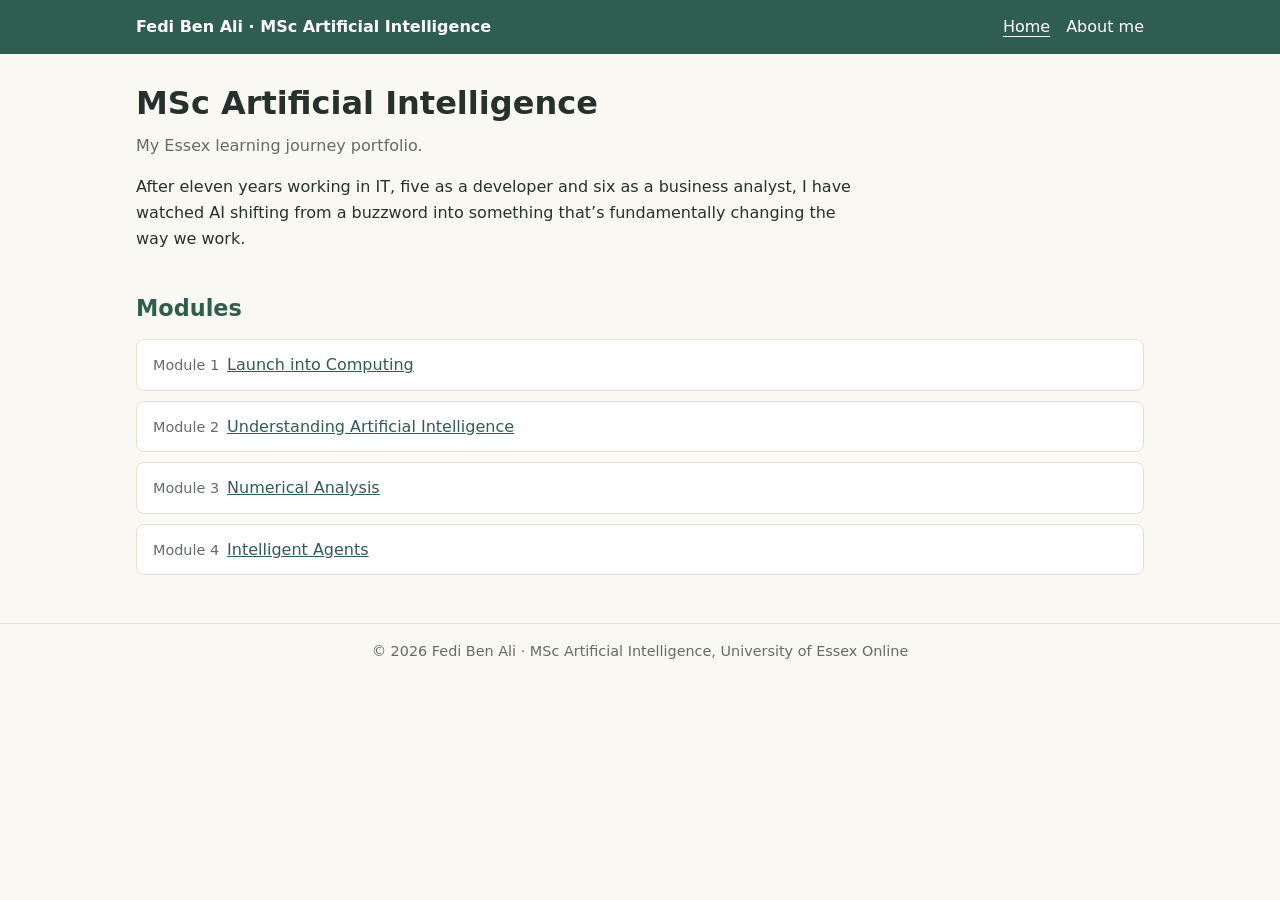
<file: index.html>
<!DOCTYPE html>
<html lang="en-GB">
<head>
  <meta charset="utf-8">
  <meta name="viewport" content="width=device-width, initial-scale=1">
  <title>MSc Artificial Intelligence: Fedi Ben Ali</title>
  <meta name="description" content="MSc Artificial Intelligence portfolio, University of Essex Online.">
  <link rel="stylesheet" href="style.css">
</head>
<body>
<header class="site"><div class="wrap bar">
  <a class="brand" href="index.html">Fedi Ben Ali &middot; MSc Artificial Intelligence</a>
  <nav class="site-nav"><a href="index.html" aria-current="page">Home</a><a href="about-me.html">About me</a></nav>
</div></header>
<main class="wrap">
  <h1>MSc Artificial Intelligence</h1>
  <p class="lede">My Essex learning journey portfolio.</p>
  <p>After eleven years working in IT, five as a developer and six as a business analyst, I have watched AI shifting from a buzzword into something that&rsquo;s fundamentally changing the way we work.</p>
  <h2 id="modules">Modules</h2>
  <ul class="modules">
    <li><span>Module 1</span><a href="launch-into-computing.html">Launch into Computing</a></li>
    <li><span>Module 2</span><a href="understanding-ai.html">Understanding Artificial Intelligence</a></li>
    <li><span>Module 3</span><a href="numerical-analysis.html">Numerical Analysis</a></li>
    <li><span>Module 4</span><a href="intelligent-agents.html">Intelligent Agents</a></li>
  </ul>
</main>
<footer class="site"><div class="wrap">&copy; 2026 Fedi Ben Ali &middot; MSc Artificial Intelligence, University of Essex Online</div></footer>
</body>
</html>
</file>
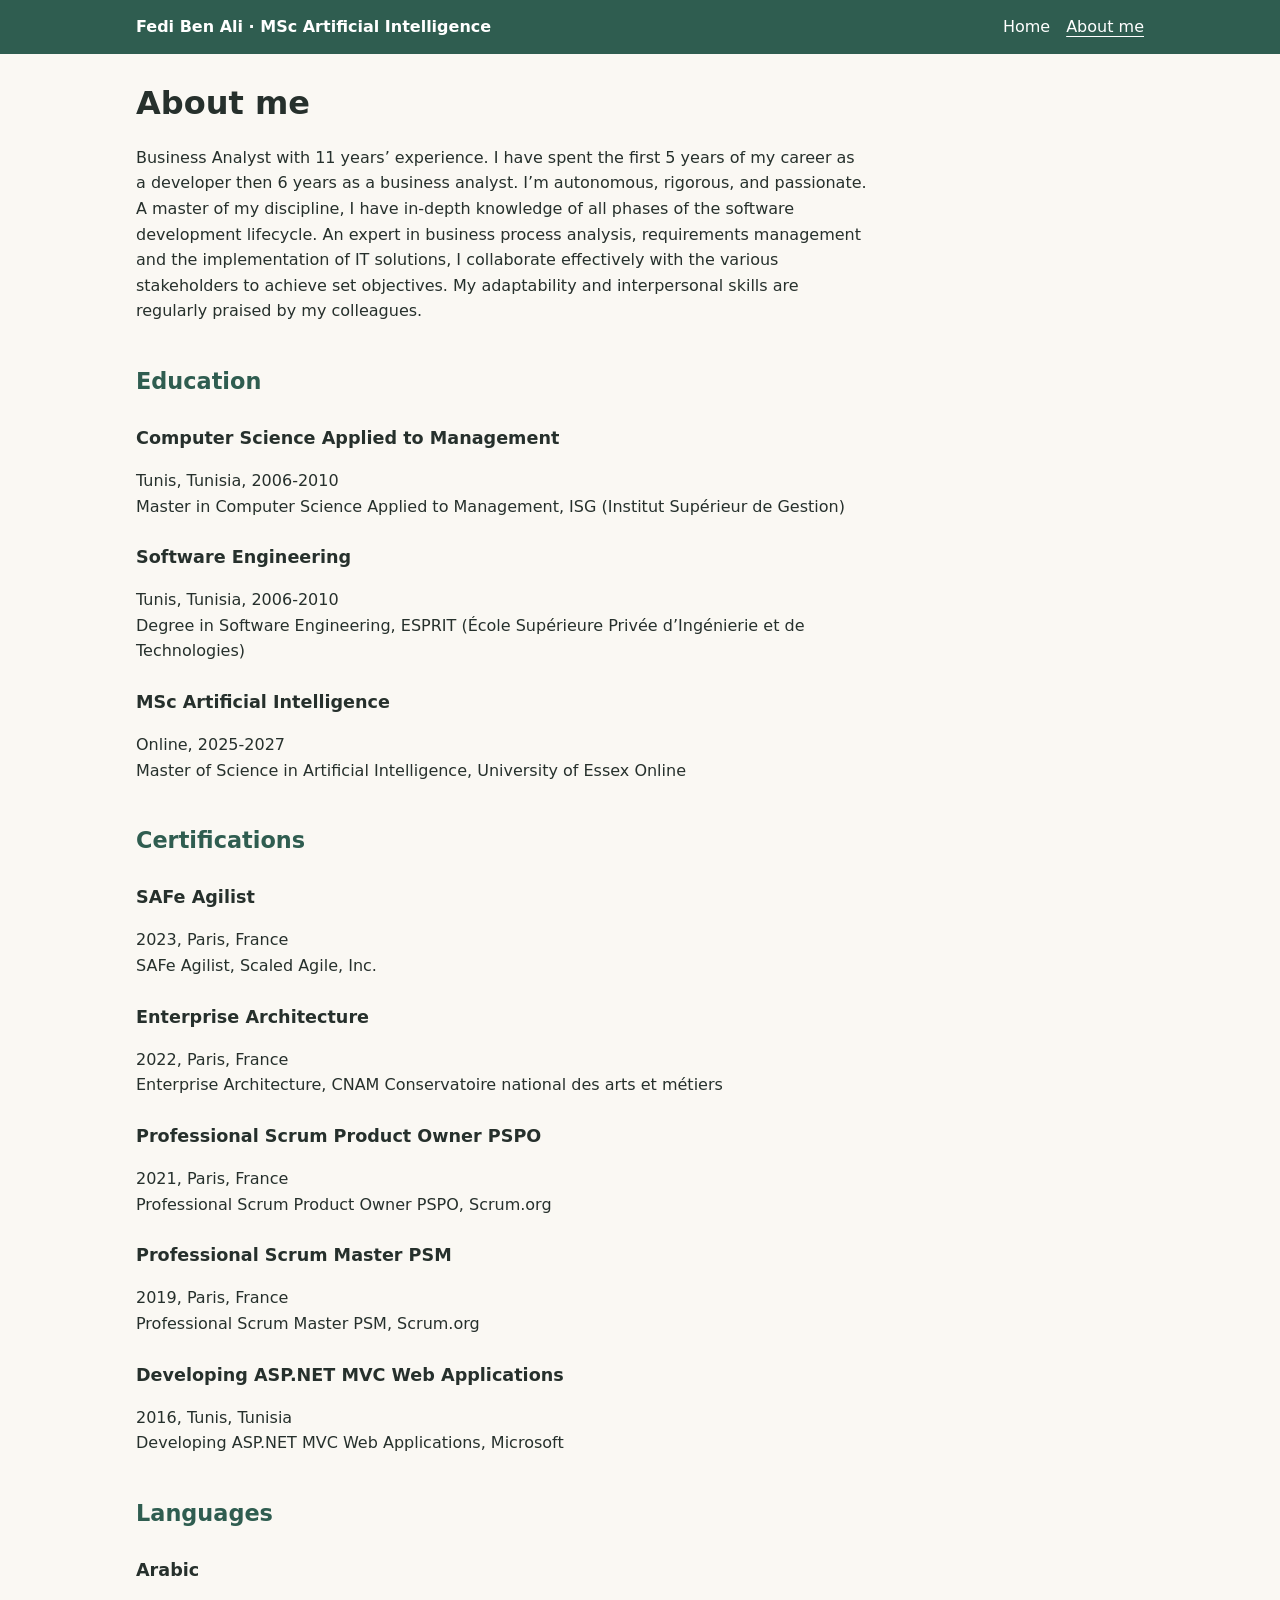
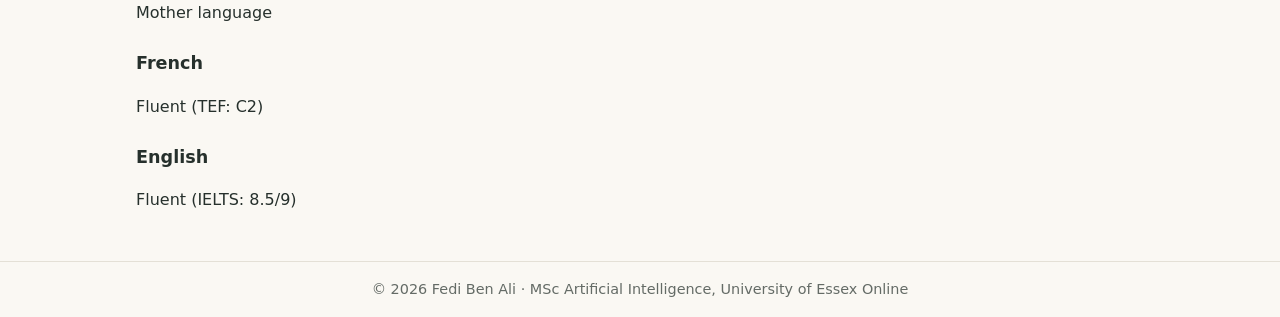
<file: about-me.html>
<!DOCTYPE html>
<html lang="en-GB">
<head>
  <meta charset="utf-8">
  <meta name="viewport" content="width=device-width, initial-scale=1">
  <title>About me: Fedi Ben Ali</title>
  <meta name="description" content="About Fedi Ben Ali: education, certifications and languages.">
  <link rel="stylesheet" href="style.css">
</head>
<body>
<header class="site"><div class="wrap bar">
  <a class="brand" href="index.html">Fedi Ben Ali &middot; MSc Artificial Intelligence</a>
  <nav class="site-nav"><a href="index.html">Home</a><a href="about-me.html" aria-current="page">About me</a></nav>
</div></header>
<main class="wrap">
  <h1>About me</h1>
  <p>Business Analyst with 11 years&rsquo; experience. I have spent the first 5 years of my career as a developer then 6 years as a business analyst. I&rsquo;m autonomous, rigorous, and passionate. A master of my discipline, I have in-depth knowledge of all phases of the software development lifecycle. An expert in business process analysis, requirements management and the implementation of IT solutions, I collaborate effectively with the various stakeholders to achieve set objectives. My adaptability and interpersonal skills are regularly praised by my colleagues.</p>
  <h2>Education</h2>
  <h3>Computer Science Applied to Management</h3>
  <p>Tunis, Tunisia, 2006-2010<br>Master in Computer Science Applied to Management, ISG (Institut Sup&eacute;rieur de Gestion)</p>
  <h3>Software Engineering</h3>
  <p>Tunis, Tunisia, 2006-2010<br>Degree in Software Engineering, ESPRIT (&Eacute;cole Sup&eacute;rieure Priv&eacute;e d&rsquo;Ing&eacute;nierie et de Technologies)</p>
  <h3>MSc Artificial Intelligence</h3>
  <p>Online, 2025-2027<br>Master of Science in Artificial Intelligence, University of Essex Online</p>
  <h2>Certifications</h2>
  <h3>SAFe Agilist</h3>
  <p>2023, Paris, France<br>SAFe Agilist, Scaled Agile, Inc.</p>
  <h3>Enterprise Architecture</h3>
  <p>2022, Paris, France<br>Enterprise Architecture, CNAM Conservatoire national des arts et m&eacute;tiers</p>
  <h3>Professional Scrum Product Owner PSPO</h3>
  <p>2021, Paris, France<br>Professional Scrum Product Owner PSPO, Scrum.org</p>
  <h3>Professional Scrum Master PSM</h3>
  <p>2019, Paris, France<br>Professional Scrum Master PSM, Scrum.org</p>
  <h3>Developing ASP.NET MVC Web Applications</h3>
  <p>2016, Tunis, Tunisia<br>Developing ASP.NET MVC Web Applications, Microsoft</p>
  <h2>Languages</h2>
  <h3>Arabic</h3>
  <p>Mother language</p>
  <h3>French</h3>
  <p>Fluent (TEF: C2)</p>
  <h3>English</h3>
  <p>Fluent (IELTS: 8.5/9)</p>
</main>
<footer class="site"><div class="wrap">&copy; 2026 Fedi Ben Ali &middot; MSc Artificial Intelligence, University of Essex Online</div></footer>
</body>
</html>
</file>
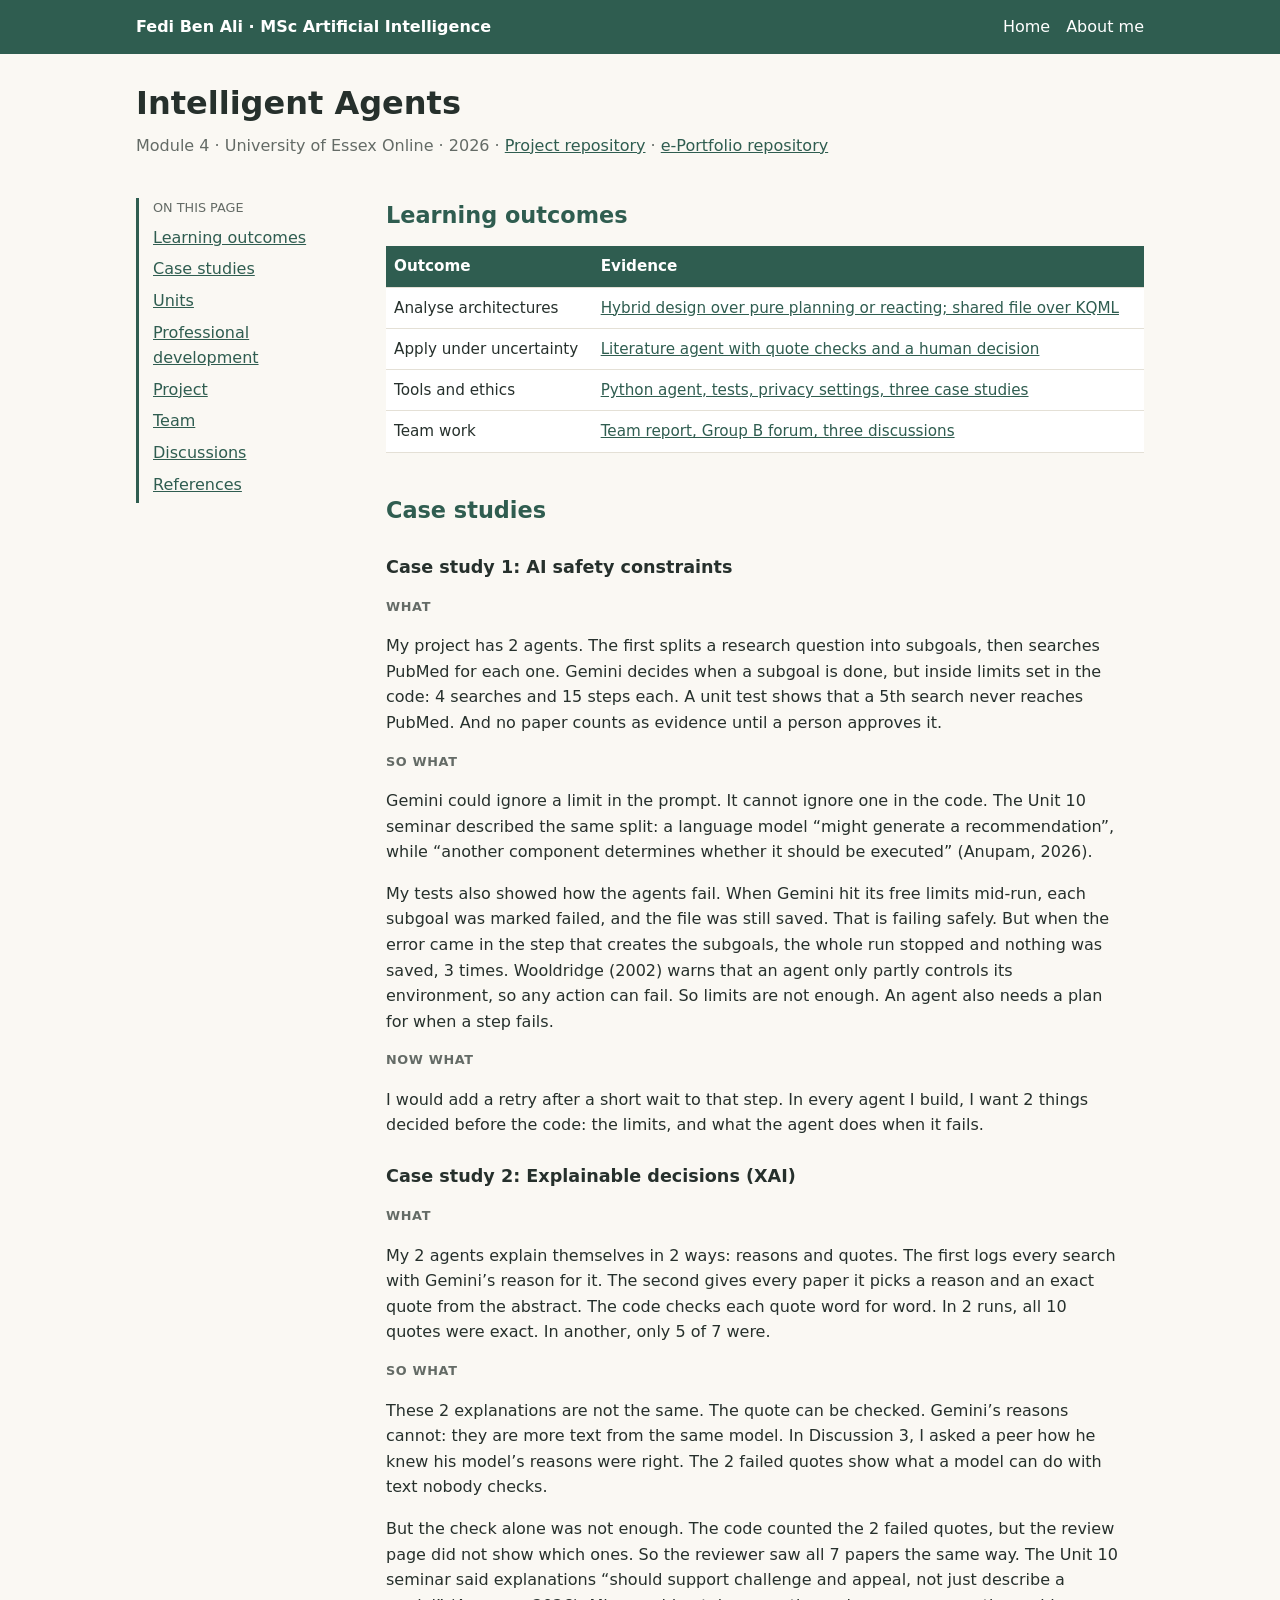
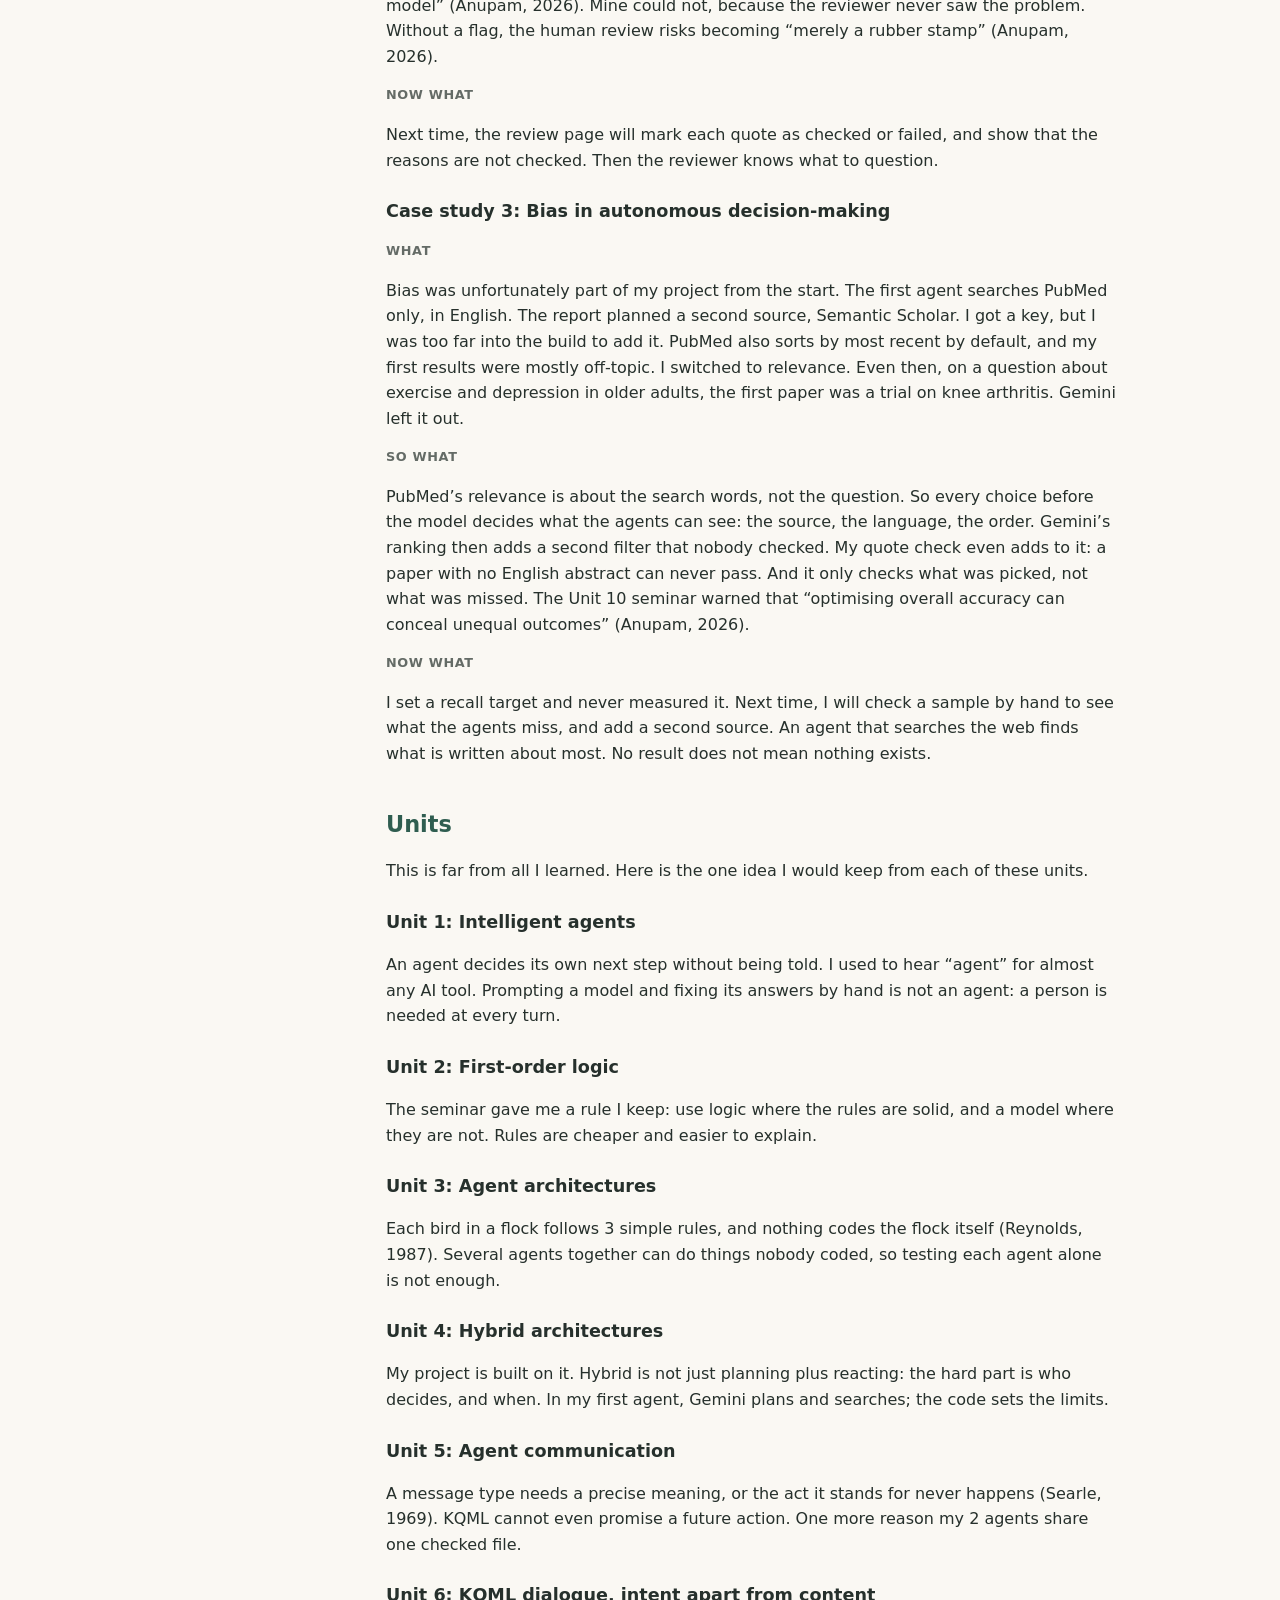
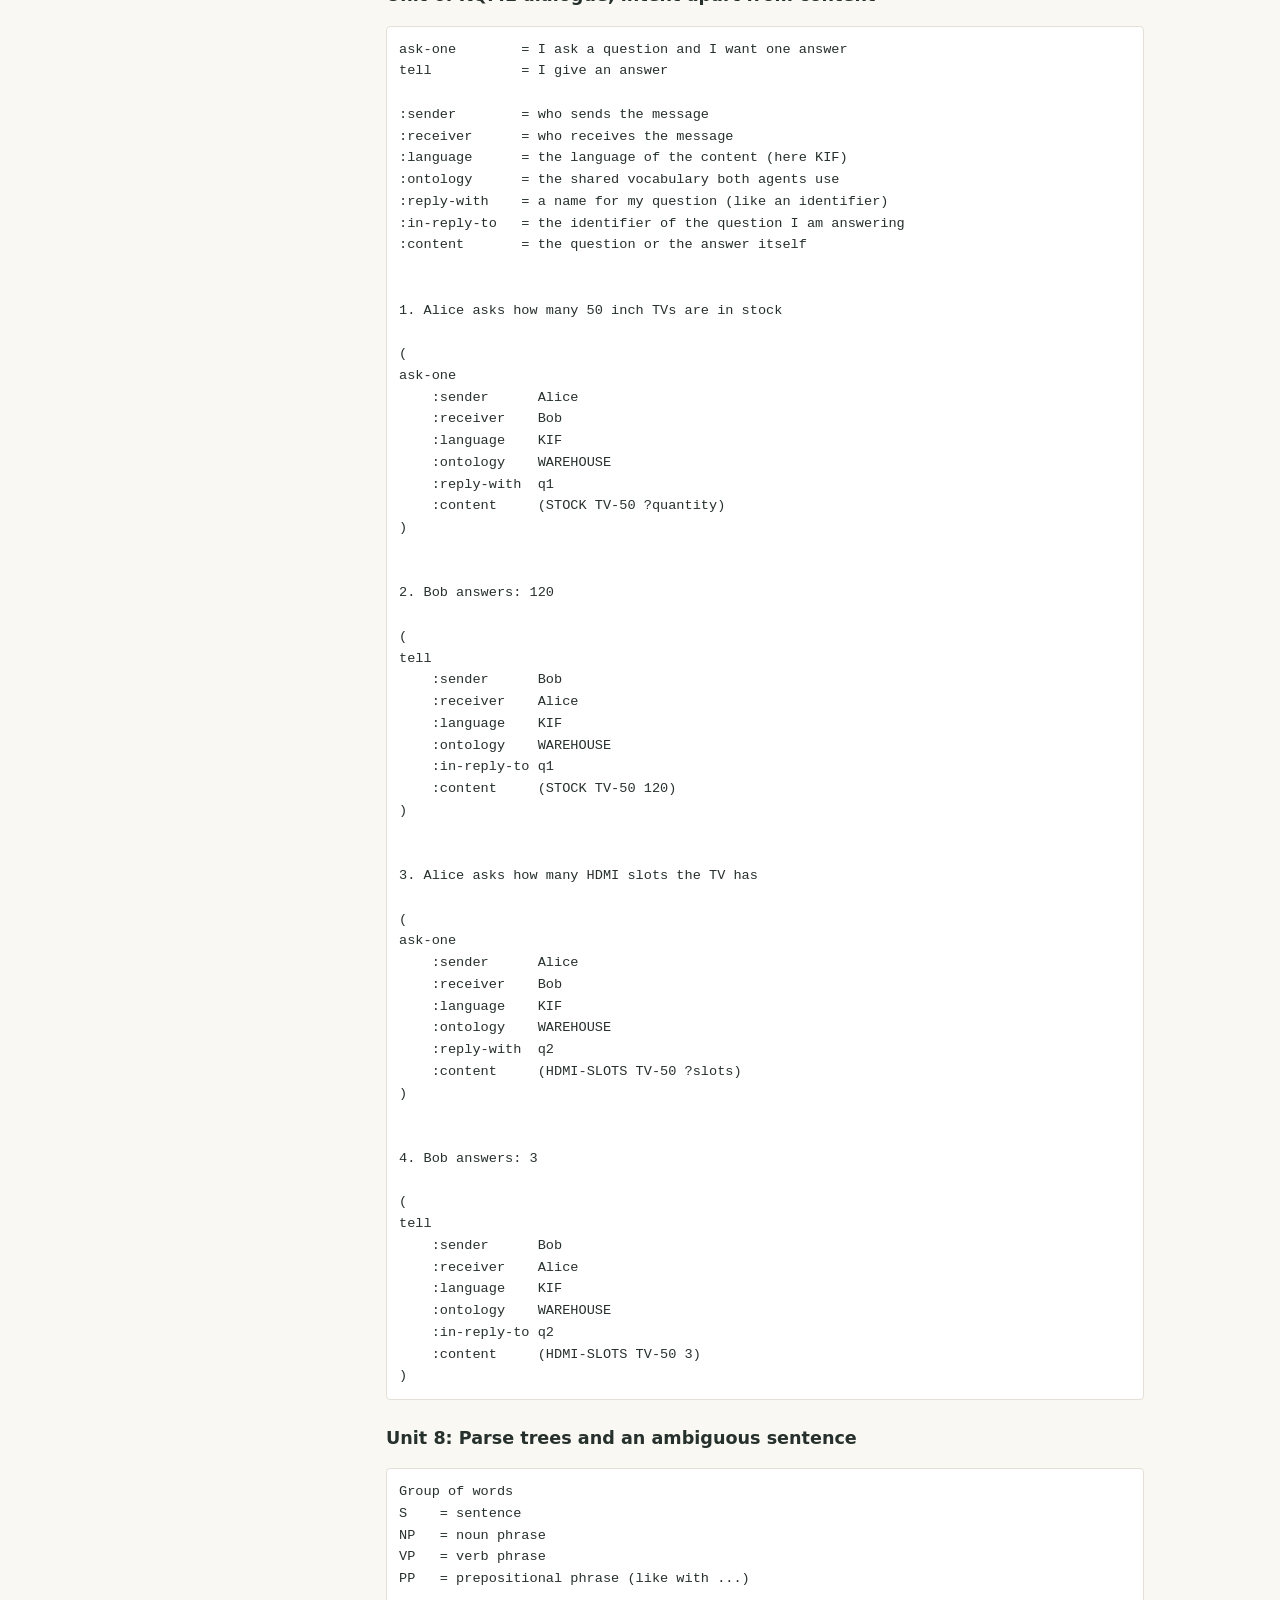
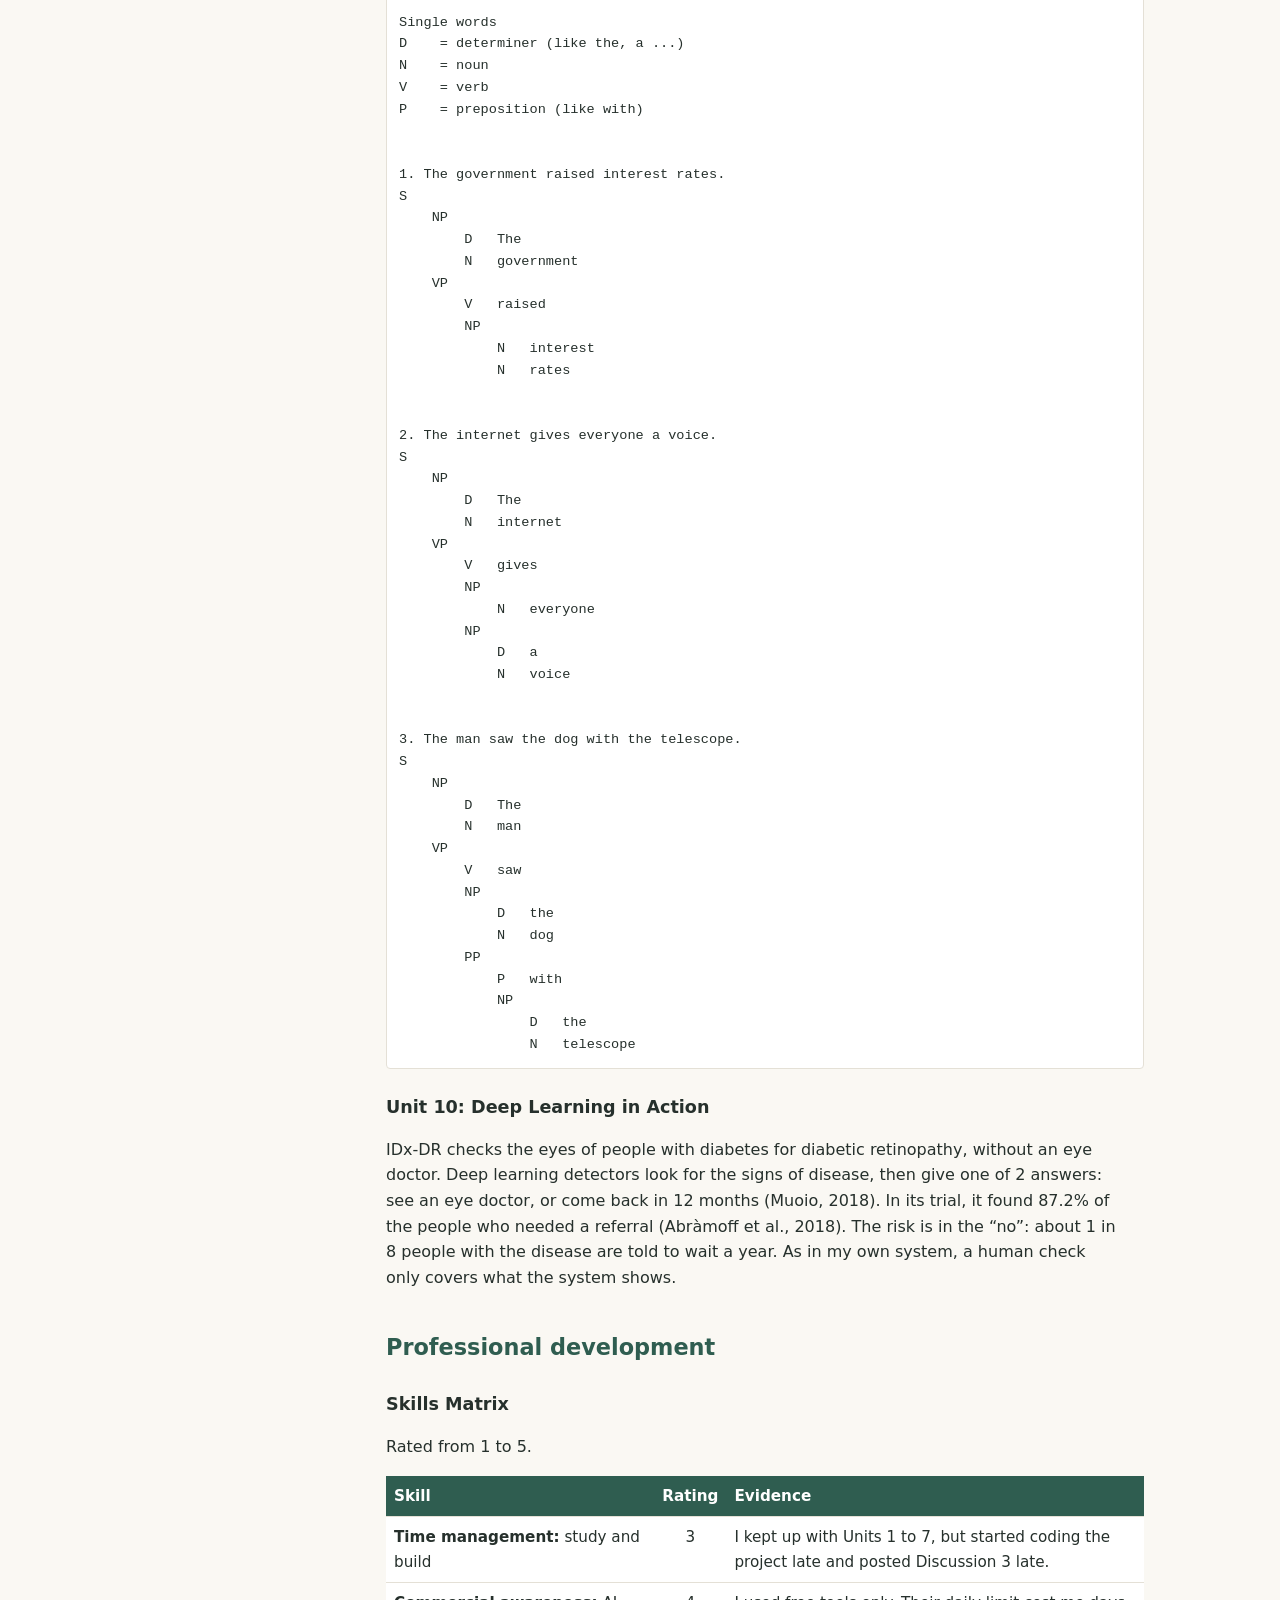
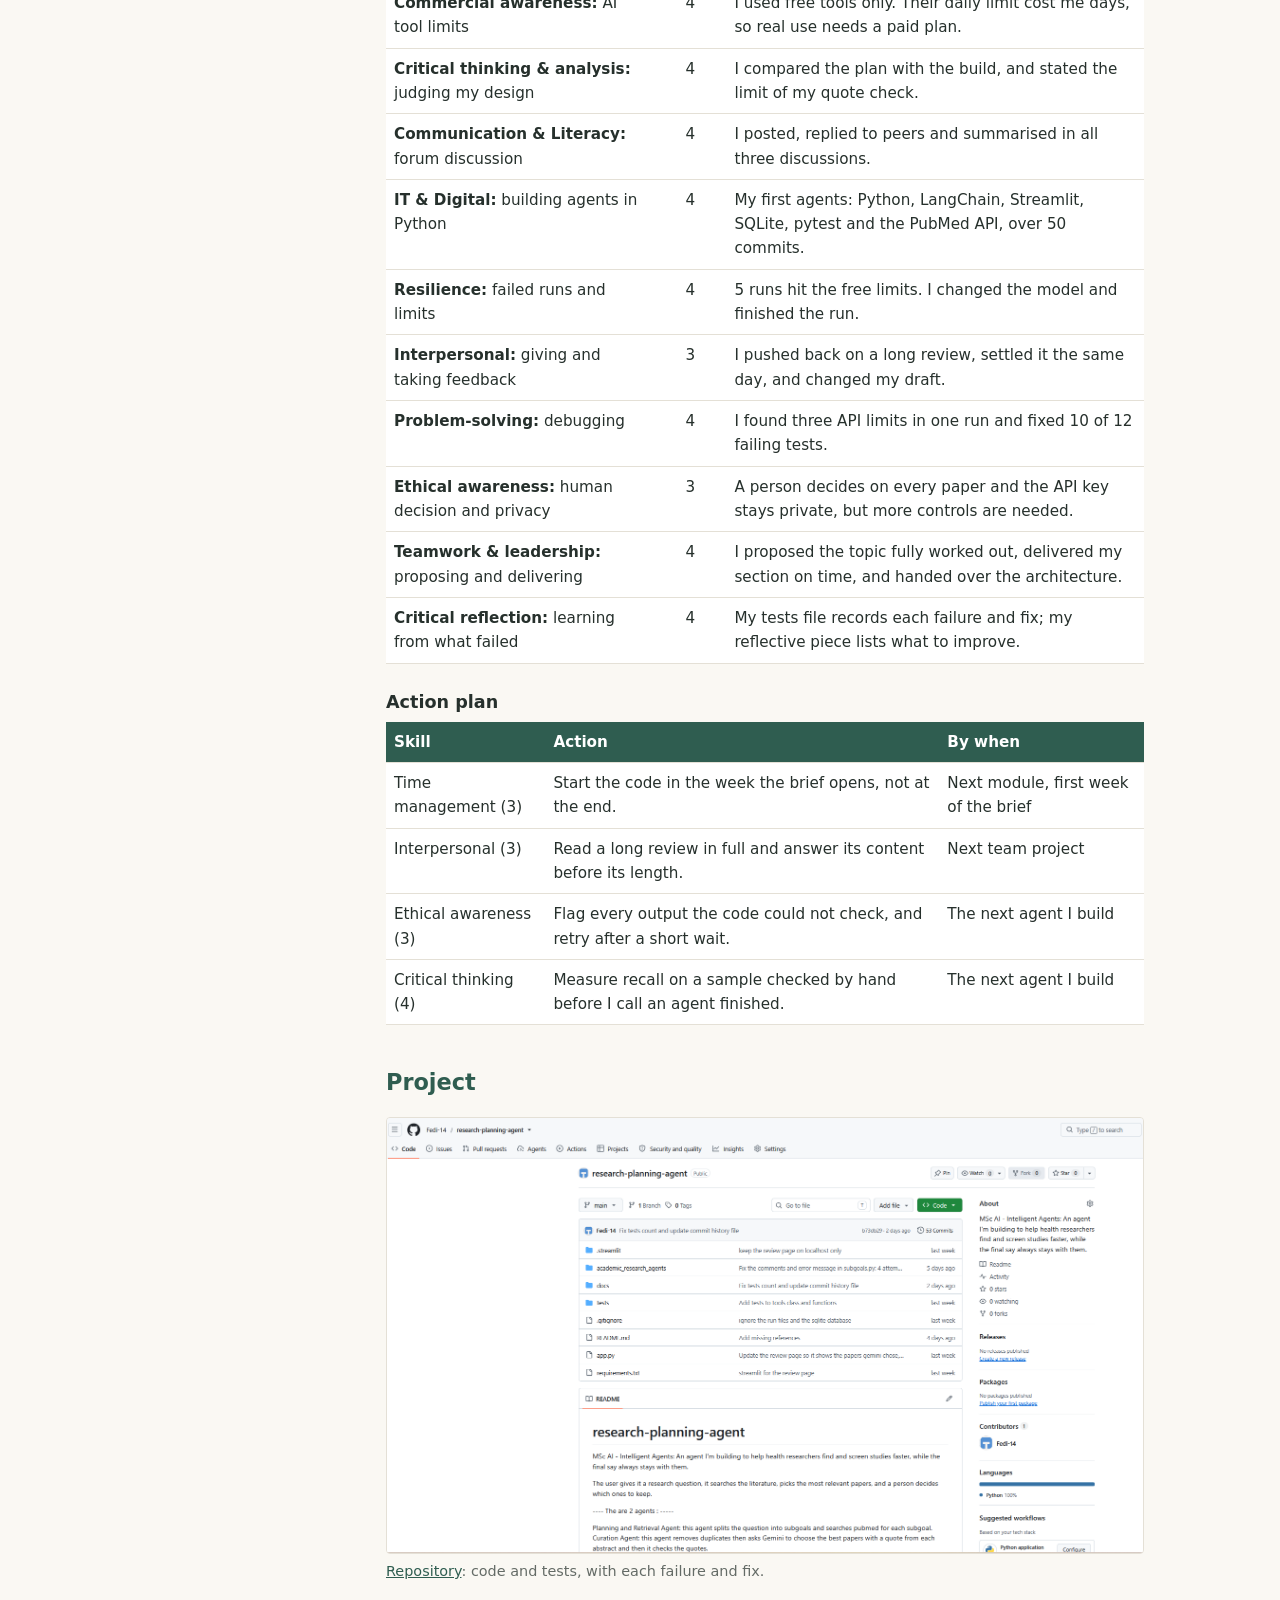
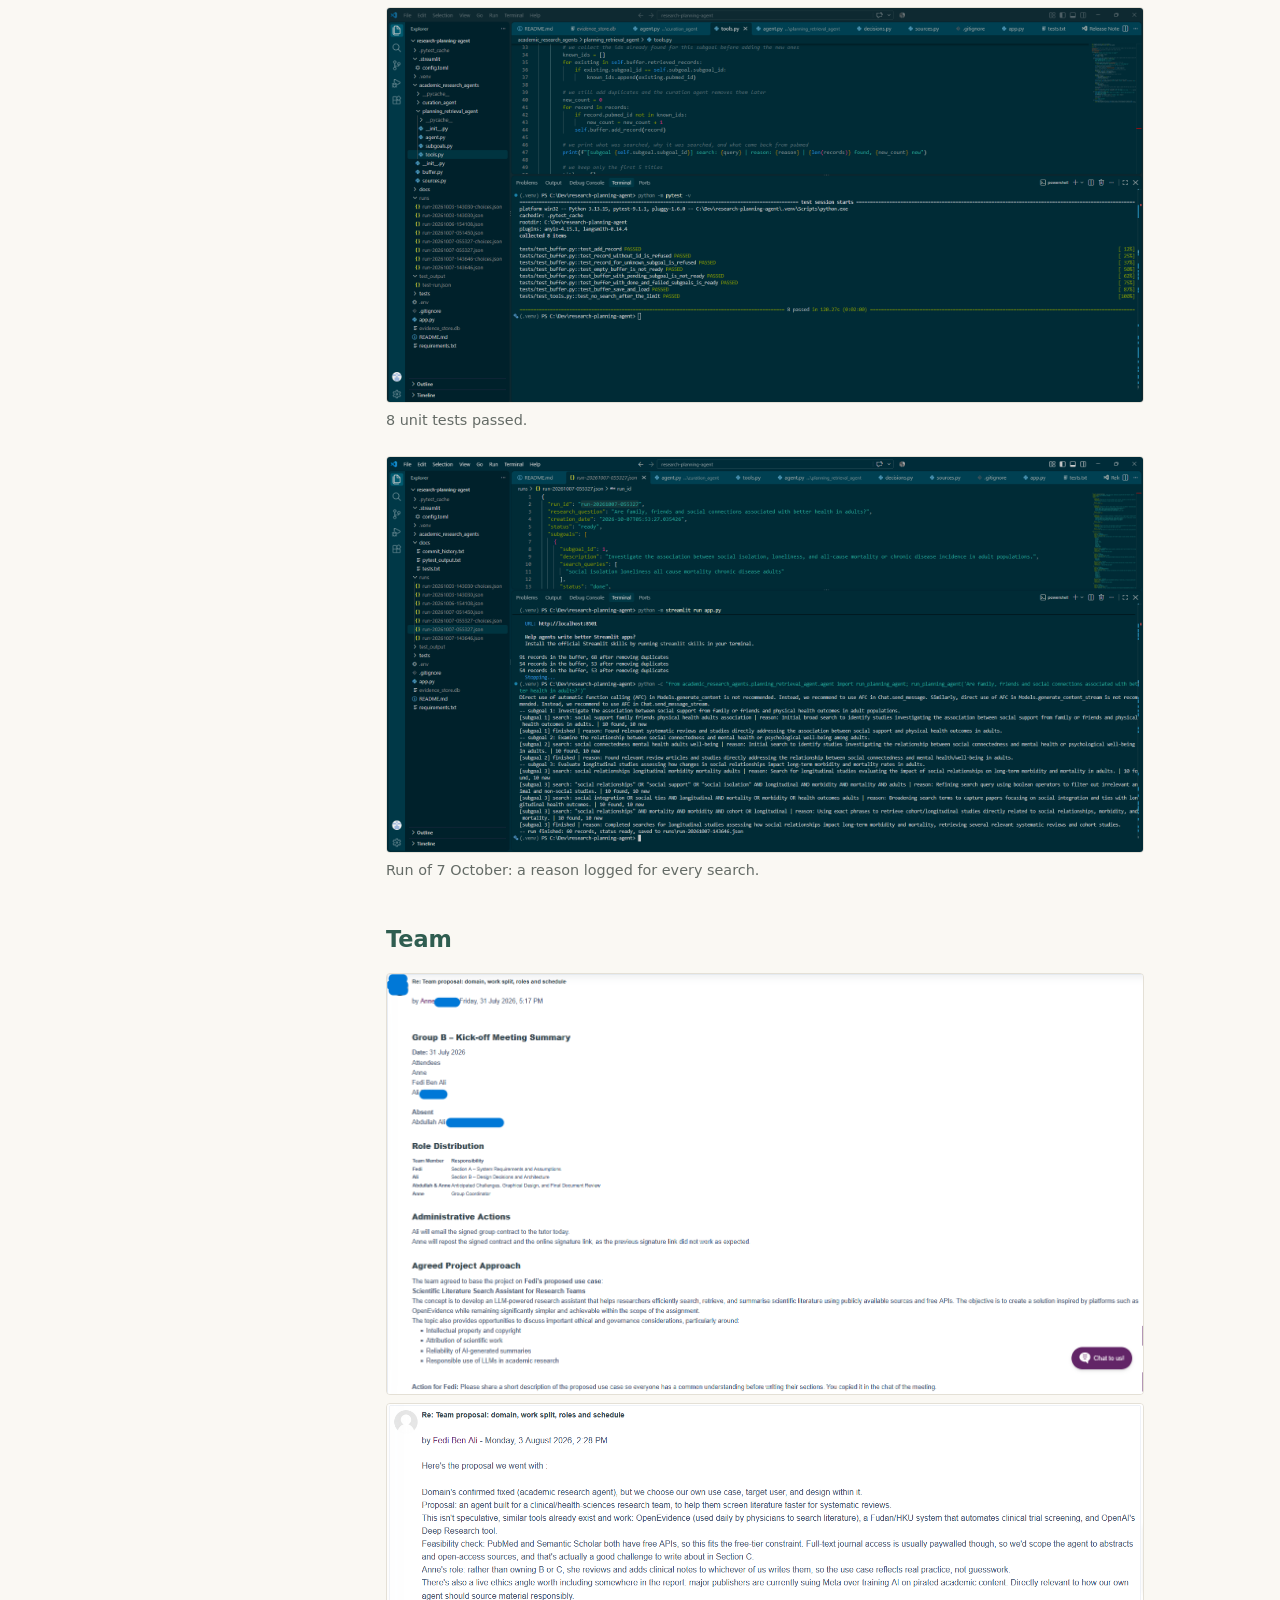
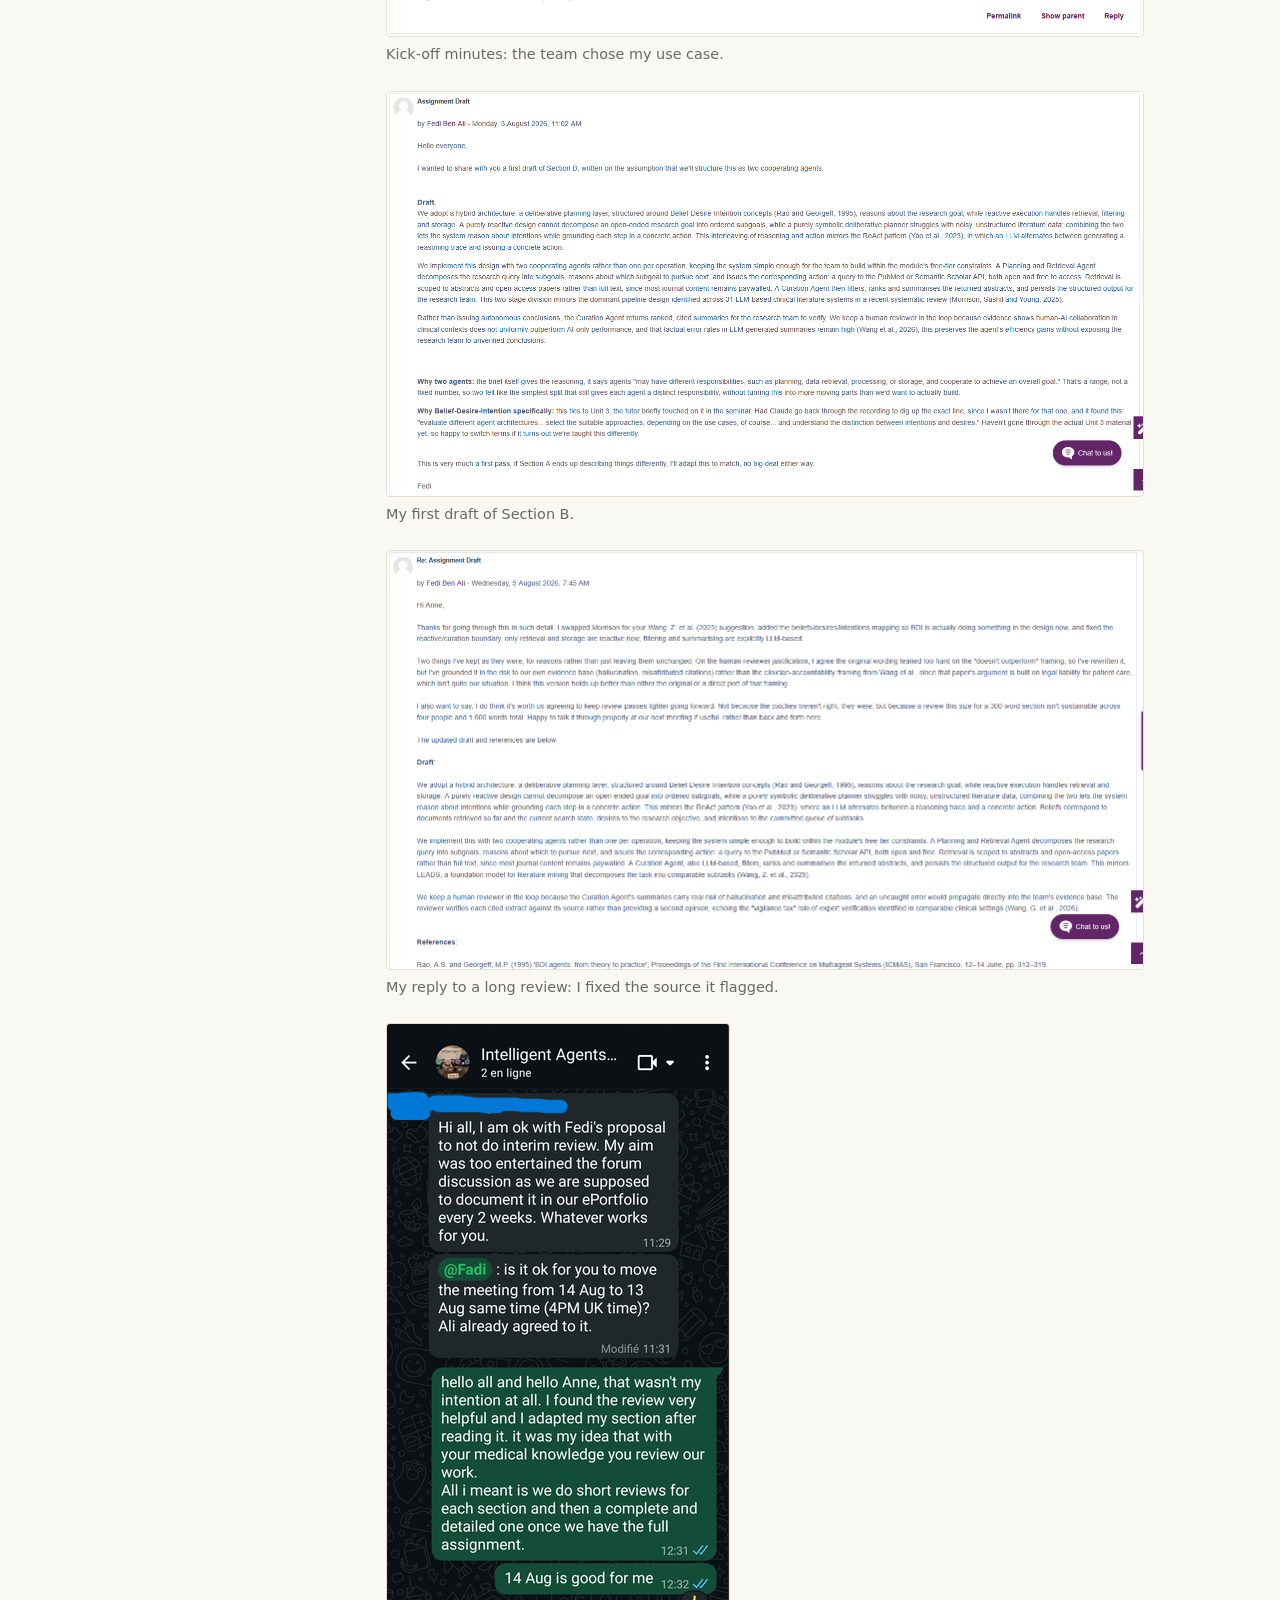
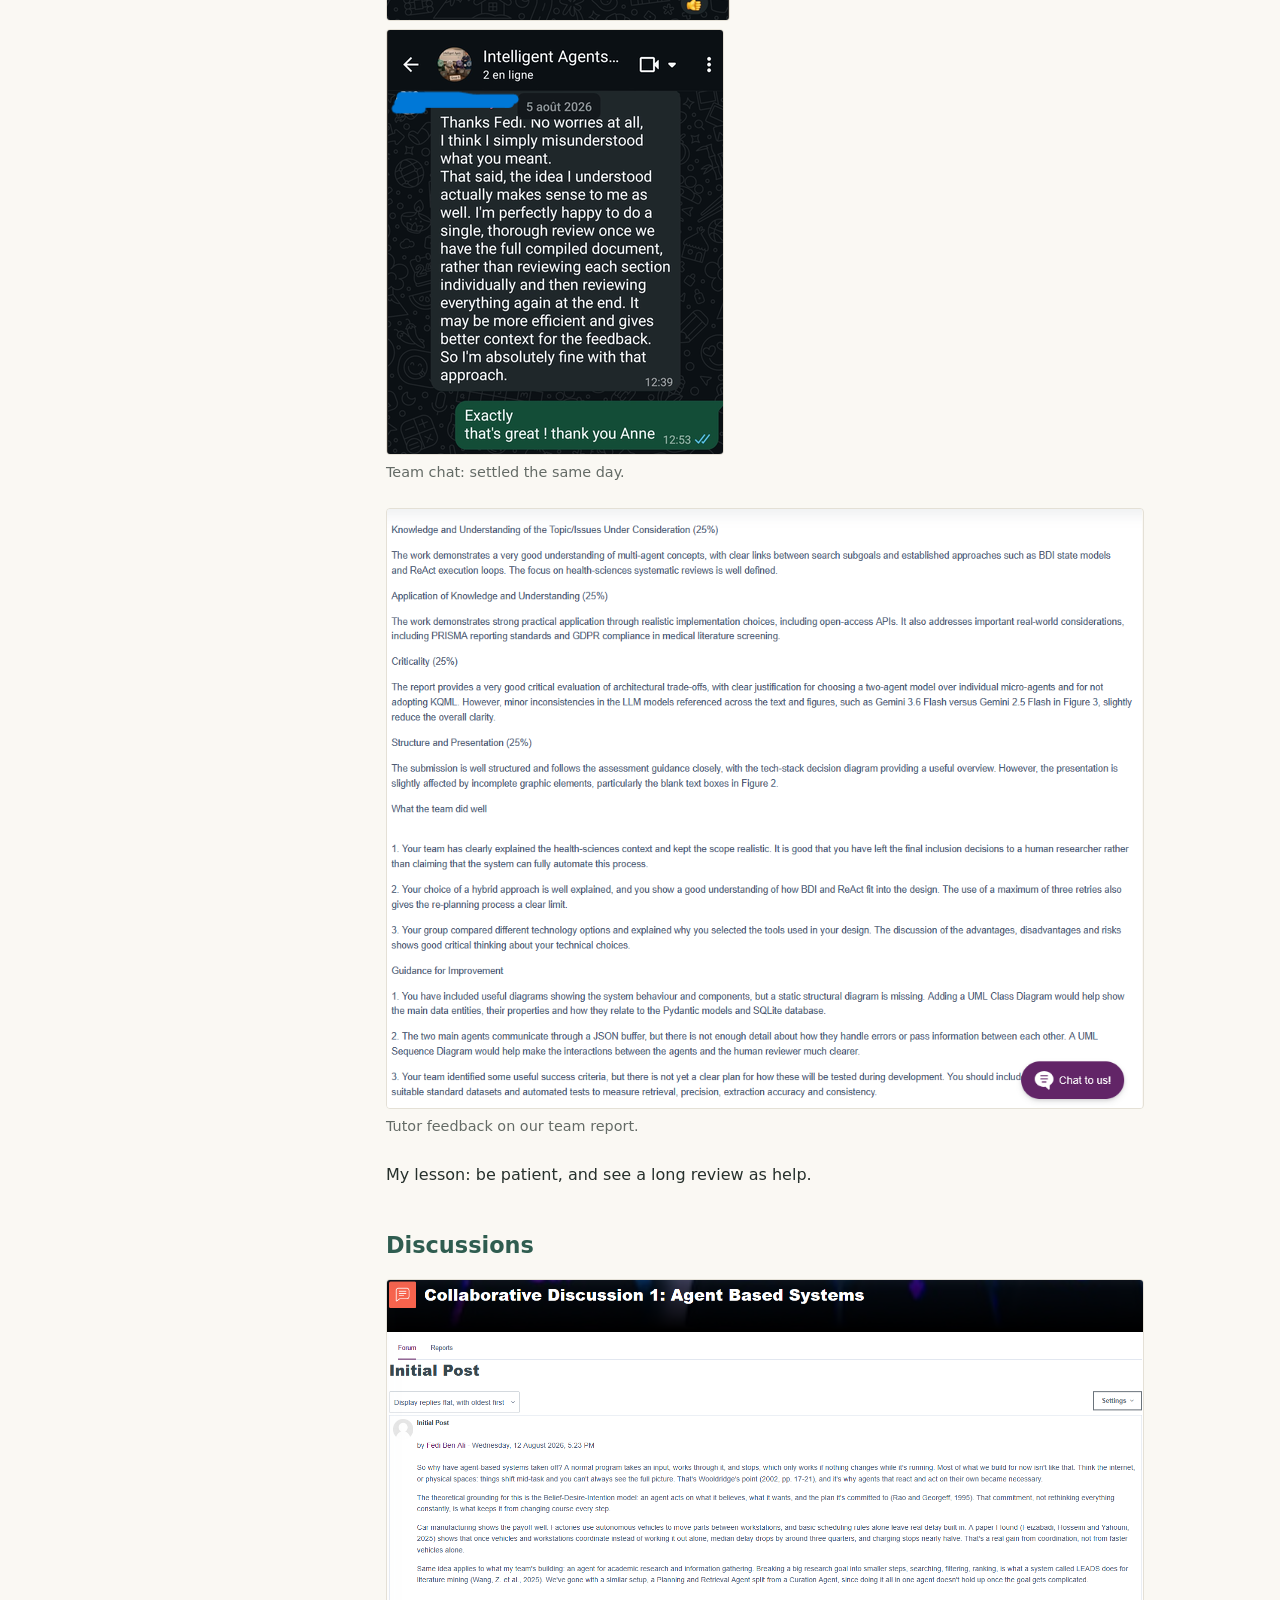
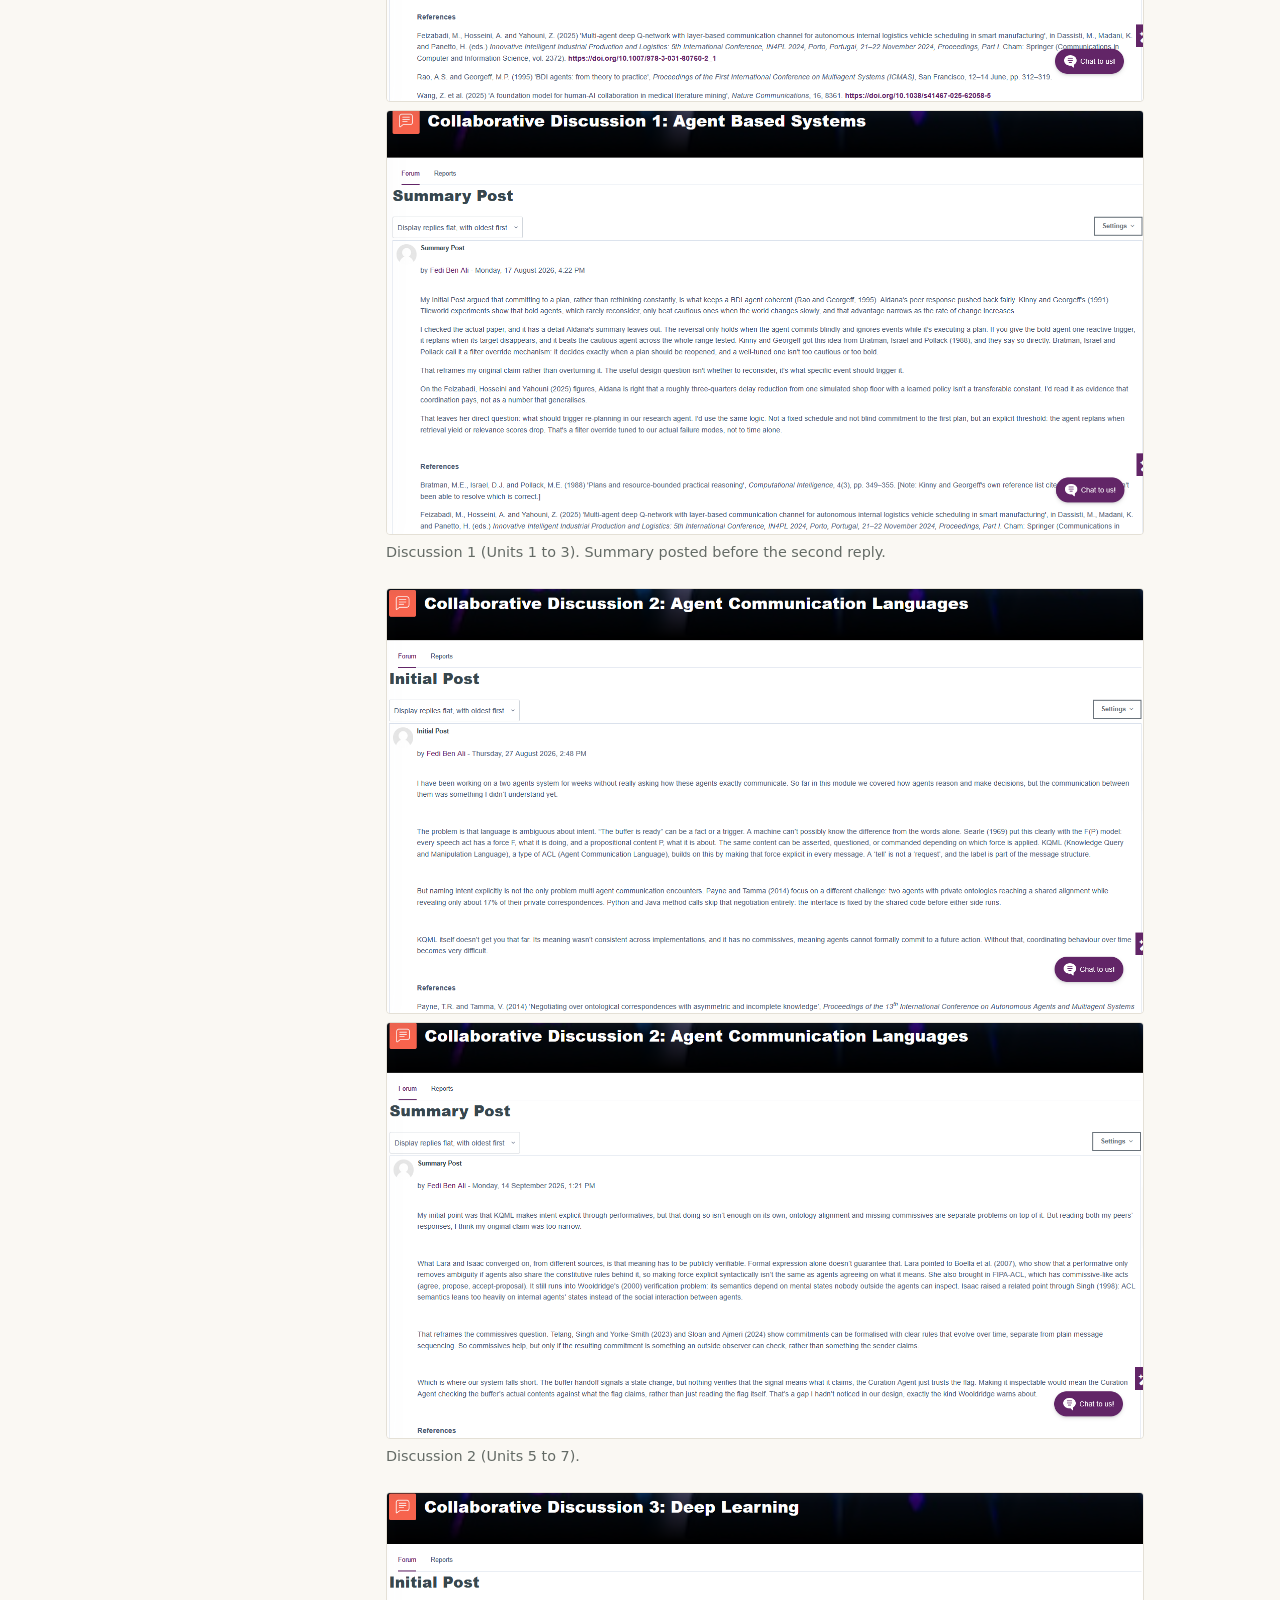
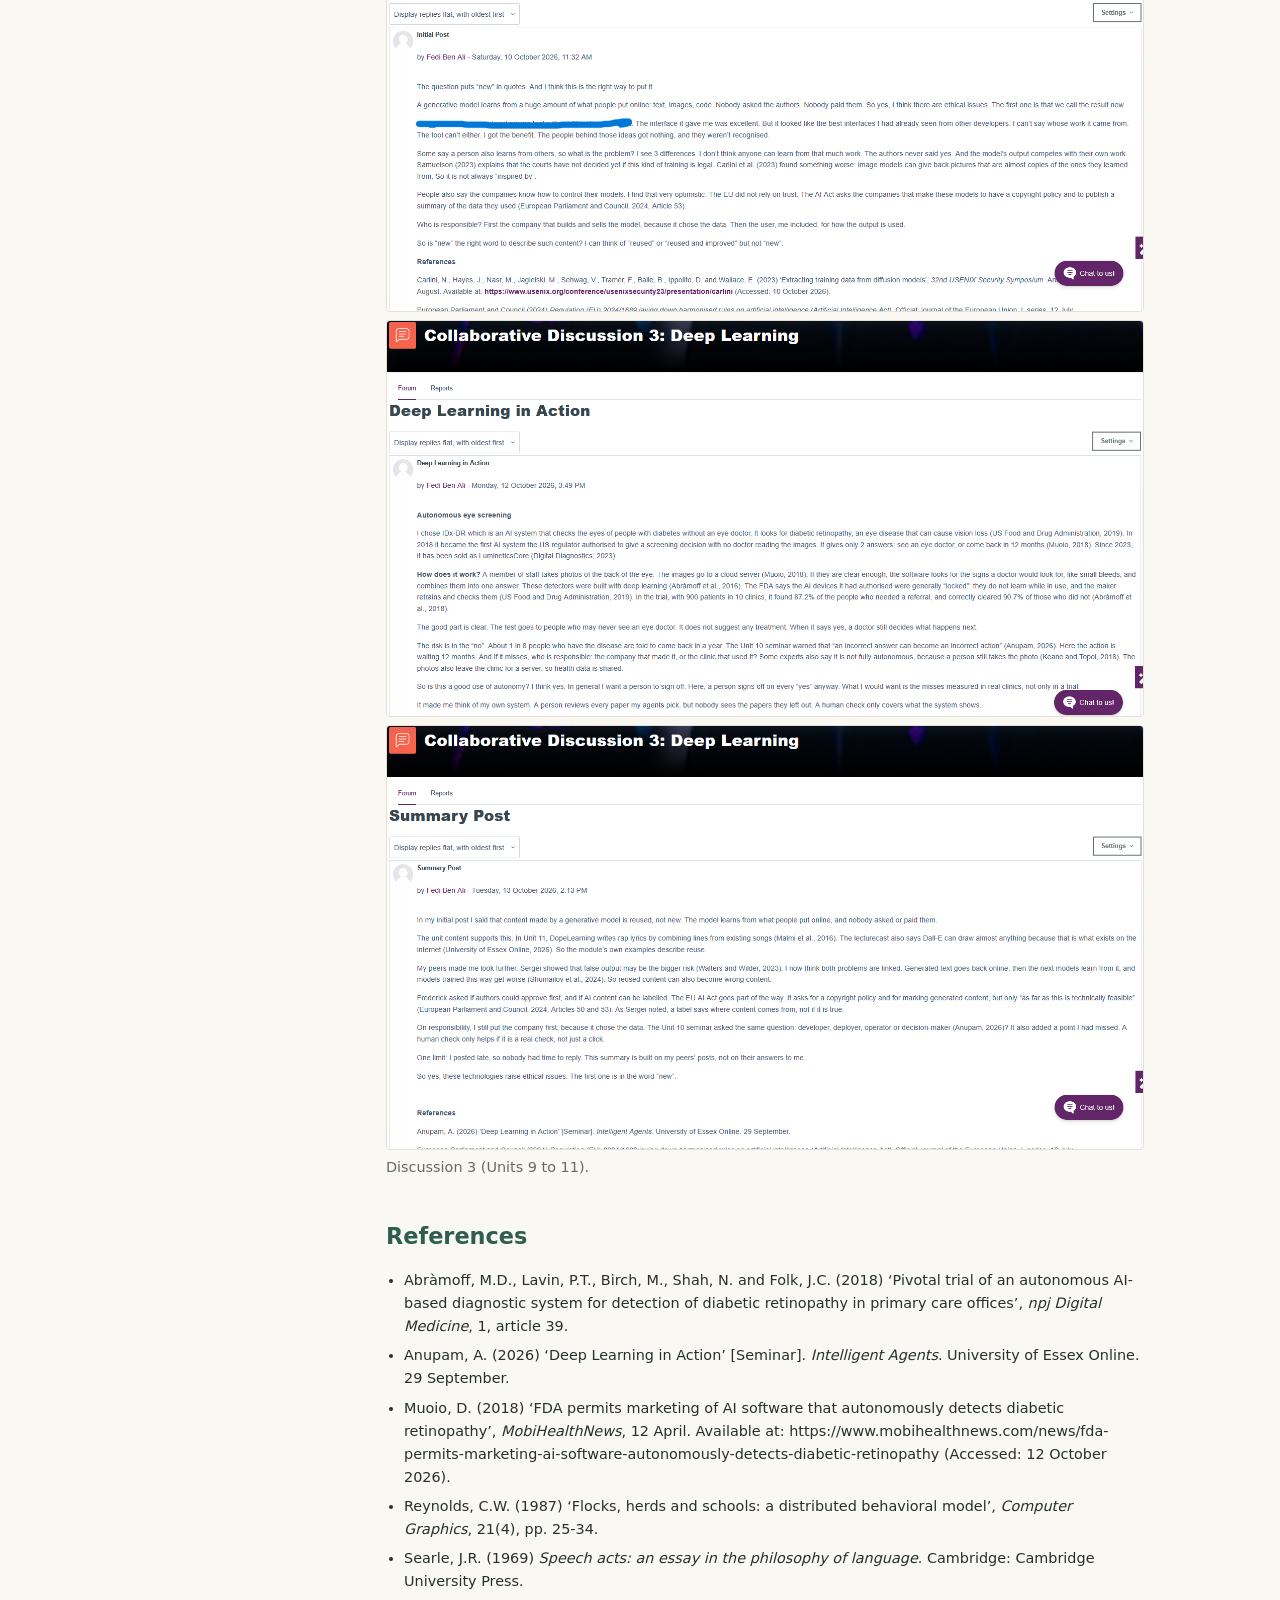
<file: intelligent-agents.html>
<!DOCTYPE html>
<html lang="en-GB">
<head>
  <meta charset="utf-8">
  <meta name="viewport" content="width=device-width, initial-scale=1">
  <title>Intelligent Agents: Fedi Ben Ali</title>
  <meta name="description" content="Intelligent Agents e-Portfolio: learning outcomes, project, team, case studies, units, discussions and professional development.">
  <link rel="stylesheet" href="style.css">
</head>
<body>
<header class="site"><div class="wrap bar">
  <a class="brand" href="index.html">Fedi Ben Ali &middot; MSc Artificial Intelligence</a>
  <nav class="site-nav"><a href="index.html">Home</a><a href="about-me.html">About me</a></nav>
</div></header>
<div class="wrap">
  <h1>Intelligent Agents</h1>
  <p class="lede">Module 4 &middot; University of Essex Online &middot; 2026 &middot; <a href="https://github.com/Fedi-14/research-planning-agent" target="_blank" rel="noopener">Project repository</a> &middot; <a href="https://github.com/Fedi-14/mscai_essex" target="_blank" rel="noopener">e-Portfolio repository</a></p>
</div>
<div class="wrap page">
  <nav class="toc" aria-label="On this page">
    <p class="toc-title">On this page</p>
    <ul>
      <li><a href="#lo">Learning outcomes</a></li>
      <li><a href="#cases">Case studies</a></li>
      <li><a href="#units">Units</a></li>
      <li><a href="#pro">Professional development</a></li>
      <li><a href="#project">Project</a></li>
      <li><a href="#team">Team</a></li>
      <li><a href="#forum">Discussions</a></li>
      <li><a href="#refs">References</a></li>
    </ul>
  </nav>
  <main>
    <section id="lo">
      <h2>Learning outcomes</h2>
      <table>
        <tr><th>Outcome</th><th>Evidence</th></tr>
        <tr><td>Analyse architectures</td><td><a href="#units">Hybrid design over pure planning or reacting; shared file over KQML</a></td></tr>
        <tr><td>Apply under uncertainty</td><td><a href="#cases">Literature agent with quote checks and a human decision</a></td></tr>
        <tr><td>Tools and ethics</td><td><a href="#project">Python agent, tests, privacy settings, three case studies</a></td></tr>
        <tr><td>Team work</td><td><a href="#team">Team report, Group B forum, three discussions</a></td></tr>
      </table>
    </section>

    <section id="cases">
      <h2>Case studies</h2>
      <h3>Case study 1: AI safety constraints</h3>
      <h4>What</h4>
      <p>My project has 2 agents. The first splits a research question into subgoals, then searches PubMed for each one. Gemini decides when a subgoal is done, but inside limits set in the code: 4 searches and 15 steps each. A unit test shows that a 5th search never reaches PubMed. And no paper counts as evidence until a person approves it.</p>
      <h4>So what</h4>
      <p>Gemini could ignore a limit in the prompt. It cannot ignore one in the code. The Unit 10 seminar described the same split: a language model “might generate a recommendation”, while “another component determines whether it should be executed” (Anupam, 2026).</p>
      <p>My tests also showed how the agents fail. When Gemini hit its free limits mid-run, each subgoal was marked failed, and the file was still saved. That is failing safely. But when the error came in the step that creates the subgoals, the whole run stopped and nothing was saved, 3 times. Wooldridge (2002) warns that an agent only partly controls its environment, so any action can fail. So limits are not enough. An agent also needs a plan for when a step fails.</p>
      <h4>Now what</h4>
      <p>I would add a retry after a short wait to that step. In every agent I build, I want 2 things decided before the code: the limits, and what the agent does when it fails.</p>
      <h3>Case study 2: Explainable decisions (XAI)</h3>
      <h4>What</h4>
      <p>My 2 agents explain themselves in 2 ways: reasons and quotes. The first logs every search with Gemini’s reason for it. The second gives every paper it picks a reason and an exact quote from the abstract. The code checks each quote word for word. In 2 runs, all 10 quotes were exact. In another, only 5 of 7 were.</p>
      <h4>So what</h4>
      <p>These 2 explanations are not the same. The quote can be checked. Gemini’s reasons cannot: they are more text from the same model. In Discussion 3, I asked a peer how he knew his model’s reasons were right. The 2 failed quotes show what a model can do with text nobody checks.</p>
      <p>But the check alone was not enough. The code counted the 2 failed quotes, but the review page did not show which ones. So the reviewer saw all 7 papers the same way. The Unit 10 seminar said explanations “should support challenge and appeal, not just describe a model” (Anupam, 2026). Mine could not, because the reviewer never saw the problem. Without a flag, the human review risks becoming “merely a rubber stamp” (Anupam, 2026).</p>
      <h4>Now what</h4>
      <p>Next time, the review page will mark each quote as checked or failed, and show that the reasons are not checked. Then the reviewer knows what to question.</p>
      <h3>Case study 3: Bias in autonomous decision-making</h3>
      <h4>What</h4>
      <p>Bias was unfortunately part of my project from the start. The first agent searches PubMed only, in English. The report planned a second source, Semantic Scholar. I got a key, but I was too far into the build to add it. PubMed also sorts by most recent by default, and my first results were mostly off-topic. I switched to relevance. Even then, on a question about exercise and depression in older adults, the first paper was a trial on knee arthritis. Gemini left it out.</p>
      <h4>So what</h4>
      <p>PubMed’s relevance is about the search words, not the question. So every choice before the model decides what the agents can see: the source, the language, the order. Gemini’s ranking then adds a second filter that nobody checked. My quote check even adds to it: a paper with no English abstract can never pass. And it only checks what was picked, not what was missed. The Unit 10 seminar warned that “optimising overall accuracy can conceal unequal outcomes” (Anupam, 2026).</p>
      <h4>Now what</h4>
      <p>I set a recall target and never measured it. Next time, I will check a sample by hand to see what the agents miss, and add a second source. An agent that searches the web finds what is written about most. No result does not mean nothing exists.</p>
    </section>

    <section id="units">
      <h2>Units</h2>
      <p>This is far from all I learned. Here is the one idea I would keep from each of these units.</p>
      <h3>Unit 1: Intelligent agents</h3>
      <p>An agent decides its own next step without being told. I used to hear &ldquo;agent&rdquo; for almost any AI tool. Prompting a model and fixing its answers by hand is not an agent: a person is needed at every turn.</p>
      <h3>Unit 2: First-order logic</h3>
      <p>The seminar gave me a rule I keep: use logic where the rules are solid, and a model where they are not. Rules are cheaper and easier to explain.</p>
      <h3>Unit 3: Agent architectures</h3>
      <p>Each bird in a flock follows 3 simple rules, and nothing codes the flock itself (Reynolds, 1987). Several agents together can do things nobody coded, so testing each agent alone is not enough.</p>
      <h3>Unit 4: Hybrid architectures</h3>
      <p>My project is built on it. Hybrid is not just planning plus reacting: the hard part is who decides, and when. In my first agent, Gemini plans and searches; the code sets the limits.</p>
      <h3>Unit 5: Agent communication</h3>
      <p>A message type needs a precise meaning, or the act it stands for never happens (Searle, 1969). KQML cannot even promise a future action. One more reason my 2 agents share one checked file.</p>
      <h3>Unit 6: KQML dialogue, intent apart from content</h3>
      <figure><pre style="white-space:pre-wrap">ask-one        = I ask a question and I want one answer
tell           = I give an answer

:sender        = who sends the message
:receiver      = who receives the message
:language      = the language of the content (here KIF)
:ontology      = the shared vocabulary both agents use
:reply-with    = a name for my question (like an identifier)
:in-reply-to   = the identifier of the question I am answering
:content       = the question or the answer itself


1. Alice asks how many 50 inch TVs are in stock

(
ask-one
    :sender      Alice
    :receiver    Bob
    :language    KIF
    :ontology    WAREHOUSE
    :reply-with  q1
    :content     (STOCK TV-50 ?quantity)
)


2. Bob answers: 120

(
tell
    :sender      Bob
    :receiver    Alice
    :language    KIF
    :ontology    WAREHOUSE
    :in-reply-to q1
    :content     (STOCK TV-50 120)
)


3. Alice asks how many HDMI slots the TV has

(
ask-one
    :sender      Alice
    :receiver    Bob
    :language    KIF
    :ontology    WAREHOUSE
    :reply-with  q2
    :content     (HDMI-SLOTS TV-50 ?slots)
)


4. Bob answers: 3

(
tell
    :sender      Bob
    :receiver    Alice
    :language    KIF
    :ontology    WAREHOUSE
    :in-reply-to q2
    :content     (HDMI-SLOTS TV-50 3)
)</pre></figure>
      <h3>Unit 8: Parse trees and an ambiguous sentence</h3>
      <figure><pre style="white-space:pre-wrap">Group of words
S    = sentence
NP   = noun phrase
VP   = verb phrase
PP   = prepositional phrase (like with ...)

Single words
D    = determiner (like the, a ...)
N    = noun
V    = verb
P    = preposition (like with)


1. The government raised interest rates.
S
    NP
        D   The
        N   government
    VP
        V   raised
        NP
            N   interest
            N   rates


2. The internet gives everyone a voice.
S
    NP
        D   The
        N   internet
    VP
        V   gives
        NP
            N   everyone
        NP
            D   a
            N   voice


3. The man saw the dog with the telescope.
S
    NP
        D   The
        N   man
    VP
        V   saw
        NP
            D   the
            N   dog
        PP
            P   with
            NP
                D   the
                N   telescope</pre></figure>
      <h3>Unit 10: Deep Learning in Action</h3>
      <p>IDx-DR checks the eyes of people with diabetes for diabetic retinopathy, without an eye doctor. Deep learning detectors look for the signs of disease, then give one of 2 answers: see an eye doctor, or come back in 12 months (Muoio, 2018). In its trial, it found 87.2% of the people who needed a referral (Abr&agrave;moff et al., 2018). The risk is in the &ldquo;no&rdquo;: about 1 in 8 people with the disease are told to wait a year. As in my own system, a human check only covers what the system shows.</p>
    </section>

    <section id="pro">
      <h2>Professional development</h2>
      <h3>Skills Matrix</h3>
      <p>Rated from 1 to 5.</p>
      <table>
        <tr><th>Skill</th><th>Rating</th><th>Evidence</th></tr>
        <tr><td class="skill"><strong>Time management:</strong> study and build</td><td class="rating">3</td><td>I kept up with Units 1 to 7, but started coding the project late and posted Discussion 3 late.</td></tr>
        <tr><td class="skill"><strong>Commercial awareness:</strong> AI tool limits</td><td class="rating">4</td><td>I used free tools only. Their daily limit cost me days, so real use needs a paid plan.</td></tr>
        <tr><td class="skill"><strong>Critical thinking &amp; analysis:</strong> judging my design</td><td class="rating">4</td><td>I compared the plan with the build, and stated the limit of my quote check.</td></tr>
        <tr><td class="skill"><strong>Communication &amp; Literacy:</strong> forum discussion</td><td class="rating">4</td><td>I posted, replied to peers and summarised in all three discussions.</td></tr>
        <tr><td class="skill"><strong>IT &amp; Digital:</strong> building agents in Python</td><td class="rating">4</td><td>My first agents: Python, LangChain, Streamlit, SQLite, pytest and the PubMed API, over 50 commits.</td></tr>
        <tr><td class="skill"><strong>Resilience:</strong> failed runs and limits</td><td class="rating">4</td><td>5 runs hit the free limits. I changed the model and finished the run.</td></tr>
        <tr><td class="skill"><strong>Interpersonal:</strong> giving and taking feedback</td><td class="rating">3</td><td>I pushed back on a long review, settled it the same day, and changed my draft.</td></tr>
        <tr><td class="skill"><strong>Problem-solving:</strong> debugging</td><td class="rating">4</td><td>I found three API limits in one run and fixed 10 of 12 failing tests.</td></tr>
        <tr><td class="skill"><strong>Ethical awareness:</strong> human decision and privacy</td><td class="rating">3</td><td>A person decides on every paper and the API key stays private, but more controls are needed.</td></tr>
        <tr><td class="skill"><strong>Teamwork &amp; leadership:</strong> proposing and delivering</td><td class="rating">4</td><td>I proposed the topic fully worked out, delivered my section on time, and handed over the architecture.</td></tr>
        <tr><td class="skill"><strong>Critical reflection:</strong> learning from what failed</td><td class="rating">4</td><td>My tests file records each failure and fix; my reflective piece lists what to improve.</td></tr>
      </table>
      <h3>Action plan</h3>
      <table>
        <tr><th>Skill</th><th>Action</th><th>By when</th></tr>
        <tr><td class="skill">Time management (3)</td><td>Start the code in the week the brief opens, not at the end.</td><td>Next module, first week of the brief</td></tr>
        <tr><td class="skill">Interpersonal (3)</td><td>Read a long review in full and answer its content before its length.</td><td>Next team project</td></tr>
        <tr><td class="skill">Ethical awareness (3)</td><td>Flag every output the code could not check, and retry after a short wait.</td><td>The next agent I build</td></tr>
        <tr><td class="skill">Critical thinking (4)</td><td>Measure recall on a sample checked by hand before I call an agent finished.</td><td>The next agent I build</td></tr>
      </table>
    </section>

    <section id="project">
      <h2>Project</h2>
      <figure><img src="screenshots/project-repo.png" alt="GitHub repository page of the research planning agent" loading="lazy"><figcaption><a href="https://github.com/Fedi-14/research-planning-agent" target="_blank" rel="noopener">Repository</a>: code and tests, with each failure and fix.</figcaption></figure>
      <figure><img src="screenshots/project-pytest.png" alt="pytest output showing 8 passed" loading="lazy"><figcaption>8 unit tests passed.</figcaption></figure>
      <figure><img src="screenshots/project-run.png" alt="Terminal output of the run of 7 October, with the reason for each search" loading="lazy"><figcaption>Run of 7 October: a reason logged for every search.</figcaption></figure>
    </section>

    <section id="team">
      <h2>Team</h2>
      <figure><img src="screenshots/team-minutes.png" alt="Kick-off meeting minutes of 31 July, names hidden" loading="lazy"><img src="screenshots/team-proposal.png" alt="My topic proposal of 3 August in the Group B forum" loading="lazy" style="margin-top:8px"><figcaption>Kick-off minutes: the team chose my use case.</figcaption></figure>
      <figure><img src="screenshots/team-draft.png" alt="My first draft of Section B, posted on 3 August in the Group B forum" loading="lazy"><figcaption>My first draft of Section B.</figcaption></figure>
      <figure><img src="screenshots/team-reply.png" alt="My reply of 5 August in the Group B forum" loading="lazy"><figcaption>My reply to a long review: I fixed the source it flagged.</figcaption></figure>
      <figure><img src="screenshots/team-chat-1.png" alt="Team chat of 5 August, part 1, names hidden" loading="lazy"><img src="screenshots/team-chat-2.png" alt="Team chat of 5 August, part 2, names hidden" loading="lazy" style="margin-top:8px"><figcaption>Team chat: settled the same day.</figcaption></figure>
      <figure><img src="screenshots/team-tutor-feedback.png" alt="Tutor feedback on the team report" loading="lazy"><figcaption>Tutor feedback on our team report.</figcaption></figure>
      <p>My lesson: be patient, and see a long review as help.</p>
    </section>

    <section id="forum">
      <h2>Discussions</h2>
      <figure><img src="screenshots/forum-d1-initial.png" alt="My initial post in Discussion 1" loading="lazy"><img src="screenshots/forum-d1-summary.png" alt="My summary post in Discussion 1" loading="lazy" style="margin-top:8px"><figcaption>Discussion 1 (Units 1 to 3). Summary posted before the second reply.</figcaption></figure>
      <figure><img src="screenshots/forum-d2-initial.png" alt="My initial post in Discussion 2" loading="lazy"><img src="screenshots/forum-d2-summary.png" alt="My summary post in Discussion 2" loading="lazy" style="margin-top:8px"><figcaption>Discussion 2 (Units 5 to 7).</figcaption></figure>
      <figure><img src="screenshots/forum-d3-initial.png" alt="My initial post in Discussion 3" loading="lazy"><img src="screenshots/forum-d3-dla.png" alt="My Deep Learning in Action post in Discussion 3" loading="lazy" style="margin-top:8px"><img src="screenshots/forum-d3-summary.png" alt="My summary post in Discussion 3" loading="lazy" style="margin-top:8px"><figcaption>Discussion 3 (Units 9 to 11).</figcaption></figure>
    </section>

    <section id="refs">
      <h2>References</h2>
      <ul class="refs">
        <li>Abr&agrave;moff, M.D., Lavin, P.T., Birch, M., Shah, N. and Folk, J.C. (2018) &lsquo;Pivotal trial of an autonomous AI-based diagnostic system for detection of diabetic retinopathy in primary care offices&rsquo;, <em>npj Digital Medicine</em>, 1, article 39.</li>
        <li>Anupam, A. (2026) &lsquo;Deep Learning in Action&rsquo; [Seminar]. <em>Intelligent Agents</em>. University of Essex Online. 29 September.</li>
        <li>Muoio, D. (2018) &lsquo;FDA permits marketing of AI software that autonomously detects diabetic retinopathy&rsquo;, <em>MobiHealthNews</em>, 12 April. Available at: https://www.mobihealthnews.com/news/fda-permits-marketing-ai-software-autonomously-detects-diabetic-retinopathy (Accessed: 12 October 2026).</li>
        <li>Reynolds, C.W. (1987) &lsquo;Flocks, herds and schools: a distributed behavioral model&rsquo;, <em>Computer Graphics</em>, 21(4), pp. 25-34.</li>
        <li>Searle, J.R. (1969) <em>Speech acts: an essay in the philosophy of language</em>. Cambridge: Cambridge University Press.</li>
        <li>Wooldridge, M. (2002) <em>An Introduction to MultiAgent Systems</em>. Chichester: John Wiley &amp; Sons.</li>
      </ul>
    </section>
  </main>
</div>
<footer class="site"><div class="wrap">&copy; 2026 Fedi Ben Ali &middot; MSc Artificial Intelligence, University of Essex Online</div></footer>
</body>
</html>
</file>
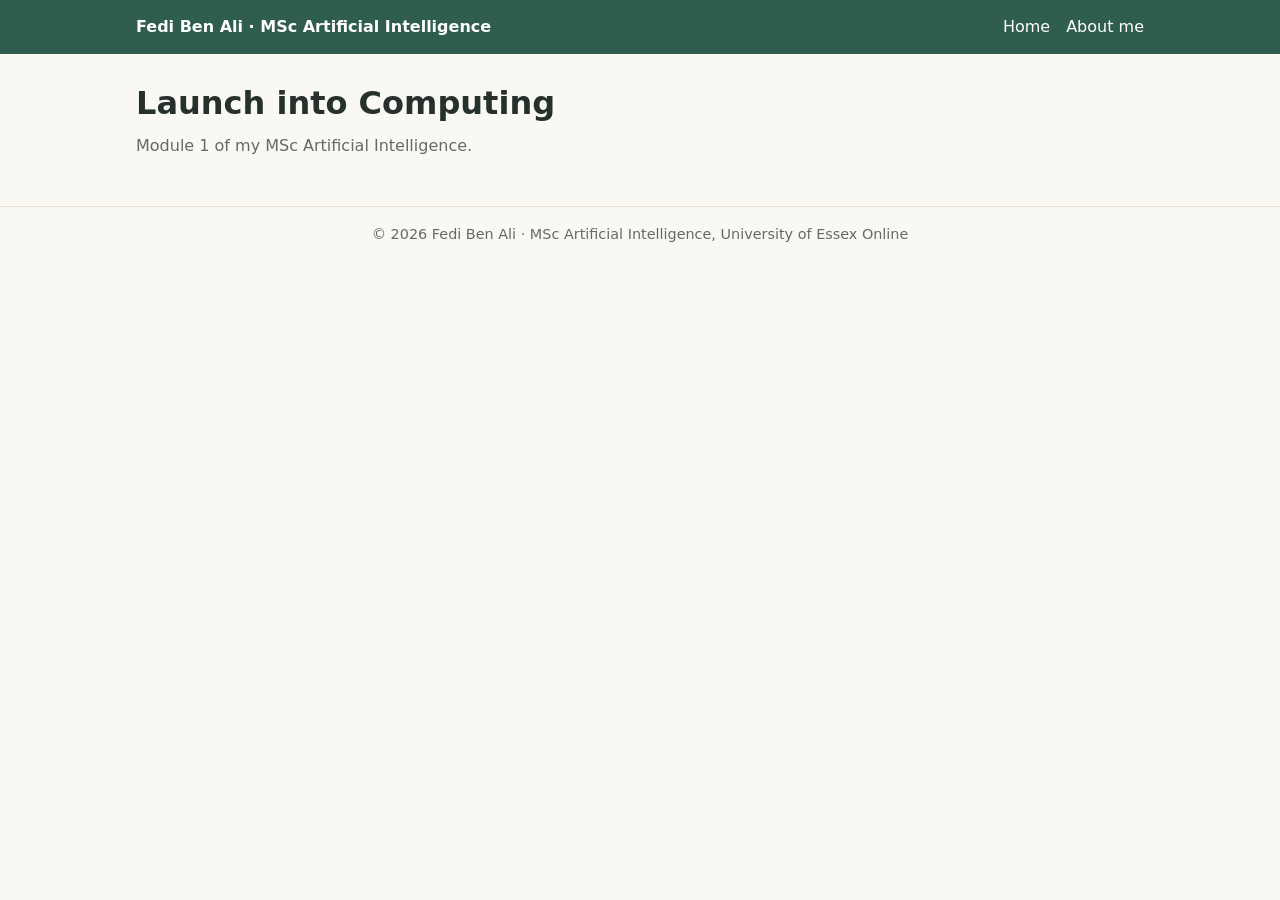
<file: launch-into-computing.html>
<!DOCTYPE html>
<html lang="en-GB">
<head>
  <meta charset="utf-8">
  <meta name="viewport" content="width=device-width, initial-scale=1">
  <title>Launch into Computing: Fedi Ben Ali</title>
  <meta name="description" content="Launch into Computing, module 1 of the MSc Artificial Intelligence.">
  <link rel="stylesheet" href="style.css">
</head>
<body>
<header class="site"><div class="wrap bar">
  <a class="brand" href="index.html">Fedi Ben Ali &middot; MSc Artificial Intelligence</a>
  <nav class="site-nav"><a href="index.html">Home</a><a href="about-me.html">About me</a></nav>
</div></header>
<main class="wrap">
  <h1>Launch into Computing</h1>
  <p class="lede">Module 1 of my MSc Artificial Intelligence.</p>
</main>
<footer class="site"><div class="wrap">&copy; 2026 Fedi Ben Ali &middot; MSc Artificial Intelligence, University of Essex Online</div></footer>
</body>
</html>
</file>
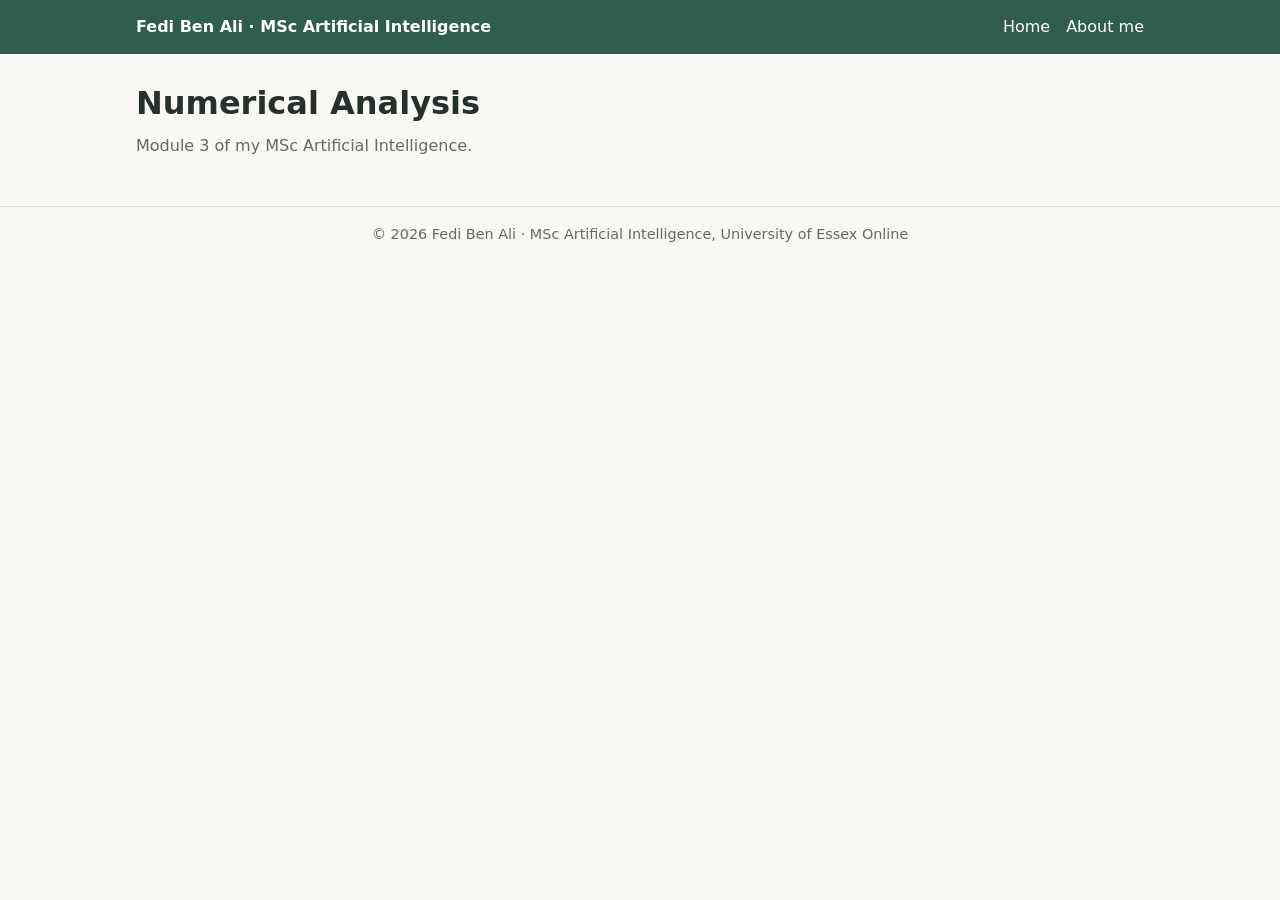
<file: numerical-analysis.html>
<!DOCTYPE html>
<html lang="en-GB">
<head>
  <meta charset="utf-8">
  <meta name="viewport" content="width=device-width, initial-scale=1">
  <title>Numerical Analysis: Fedi Ben Ali</title>
  <meta name="description" content="Numerical Analysis, module 3 of the MSc Artificial Intelligence.">
  <link rel="stylesheet" href="style.css">
</head>
<body>
<header class="site"><div class="wrap bar">
  <a class="brand" href="index.html">Fedi Ben Ali &middot; MSc Artificial Intelligence</a>
  <nav class="site-nav"><a href="index.html">Home</a><a href="about-me.html">About me</a></nav>
</div></header>
<main class="wrap">
  <h1>Numerical Analysis</h1>
  <p class="lede">Module 3 of my MSc Artificial Intelligence.</p>
</main>
<footer class="site"><div class="wrap">&copy; 2026 Fedi Ben Ali &middot; MSc Artificial Intelligence, University of Essex Online</div></footer>
</body>
</html>
</file>
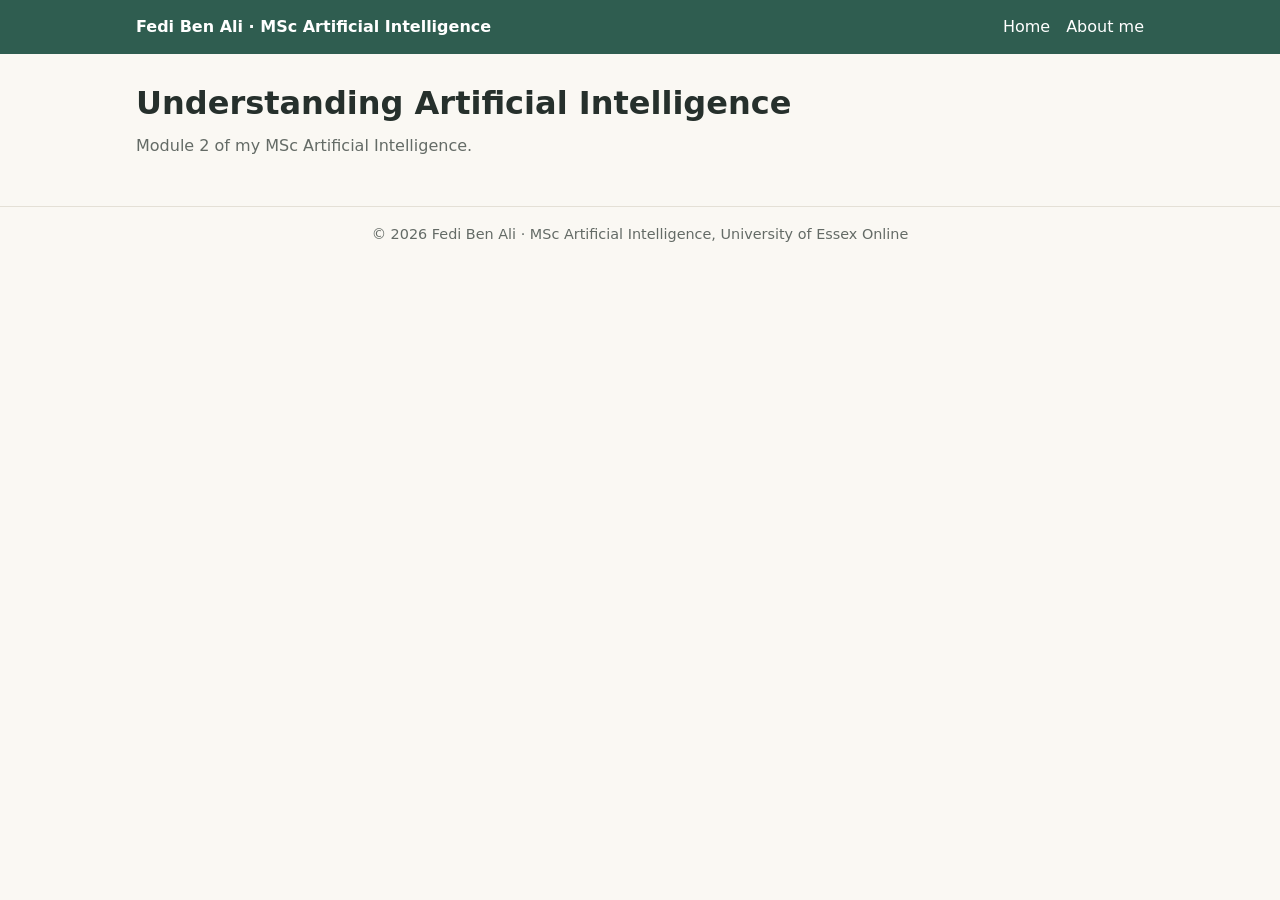
<file: understanding-ai.html>
<!DOCTYPE html>
<html lang="en-GB">
<head>
  <meta charset="utf-8">
  <meta name="viewport" content="width=device-width, initial-scale=1">
  <title>Understanding Artificial Intelligence: Fedi Ben Ali</title>
  <meta name="description" content="Understanding Artificial Intelligence, module 2 of the MSc Artificial Intelligence.">
  <link rel="stylesheet" href="style.css">
</head>
<body>
<header class="site"><div class="wrap bar">
  <a class="brand" href="index.html">Fedi Ben Ali &middot; MSc Artificial Intelligence</a>
  <nav class="site-nav"><a href="index.html">Home</a><a href="about-me.html">About me</a></nav>
</div></header>
<main class="wrap">
  <h1>Understanding Artificial Intelligence</h1>
  <p class="lede">Module 2 of my MSc Artificial Intelligence.</p>
</main>
<footer class="site"><div class="wrap">&copy; 2026 Fedi Ben Ali &middot; MSc Artificial Intelligence, University of Essex Online</div></footer>
</body>
</html>
</file>
<file: style.css>
/* style.css: one stylesheet for every page of the portfolio. No JavaScript anywhere. */

/* 1. Colours and fonts: change these 5 lines to change the whole look */
:root {
  --accent: #2f5d50;  /* forest green: header, headings, links */
  --ink: #26302c;     /* main text */
  --muted: #646b66;   /* captions and small text */
  --line: #e4e0d6;    /* thin borders */
  --bg: #faf8f3;      /* sand background */
}

/* 2. Base */
* { box-sizing: border-box; }
body { margin: 0; font-family: system-ui, -apple-system, "Segoe UI", Roboto, Arial, sans-serif; color: var(--ink); background: var(--bg); line-height: 1.6; }
a { color: var(--accent); }
img { max-width: 100%; height: auto; display: block; border: 1px solid var(--line); border-radius: 4px; }

/* 3. Page width: content is centred and never wider than 1040px */
.wrap { max-width: 1040px; margin: 0 auto; padding: 0 16px; }

/* 4. Header bar with the site name and the main menu */
header.site { background: var(--accent); }
.bar { display: flex; flex-wrap: wrap; justify-content: space-between; align-items: center; gap: 8px; padding-top: 14px; padding-bottom: 14px; }
.brand { font-weight: 700; color: #fff; text-decoration: none; }
.site-nav { display: flex; flex-wrap: wrap; gap: 4px 16px; }
.site-nav a { color: #fff; text-decoration: none; }
.site-nav a[aria-current] { text-decoration: underline; text-underline-offset: 4px; }

/* 5. Titles and text */
h1 { font-size: 2rem; margin: 24px 0 4px; }
.lede { color: var(--muted); margin: 0; }
h2 { font-size: 1.4rem; color: var(--accent); margin: 40px 0 12px; }
h3 { font-size: 1.1rem; margin: 24px 0 6px; }
h4 { font-size: 0.8rem; text-transform: uppercase; letter-spacing: 0.05em; color: var(--muted); margin: 16px 0 4px; }
p { max-width: 72ch; }

/* 6. Two columns on the module page: the menu on the left, the content on the right */
.page { display: grid; grid-template-columns: 210px 1fr; gap: 40px; }
.page > main { min-width: 0; }
.toc { position: sticky; top: 16px; align-self: start; margin-top: 40px; border-left: 3px solid var(--accent); padding-left: 14px; }
.toc-title { font-size: 0.8rem; text-transform: uppercase; color: var(--muted); margin: 0 0 6px; }
.toc ul { list-style: none; margin: 0; padding: 0; }
.toc li { margin: 6px 0; }

/* 7. Tables */
table { width: 100%; border-collapse: collapse; font-size: 0.95rem; background: #fff; }
th, td { text-align: left; vertical-align: top; padding: 8px; border-bottom: 1px solid var(--line); }
th { background: var(--accent); color: #fff; }
td.rating { text-align: center; width: 4.5rem; }

/* 8. Screenshots, artefacts and their captions */
figure { margin: 16px 0 24px; }
figcaption { font-size: 0.9rem; color: var(--muted); margin-top: 6px; }
pre { background: #fff; border: 1px solid var(--line); border-radius: 4px; padding: 12px; overflow-x: auto; font-size: 0.85rem; margin: 0; }

/* 9. Module list on the home page, and the references */
.modules { list-style: none; padding: 0; margin: 0; }
.modules li { background: #fff; border: 1px solid var(--line); border-radius: 8px; padding: 12px 16px; margin: 10px 0; }
.modules span { color: var(--muted); font-size: 0.9rem; margin-right: 8px; }
.refs { padding-left: 18px; font-size: 0.9rem; }
.refs li { margin: 6px 0; }

/* 10. Footer */
footer.site { margin-top: 48px; border-top: 1px solid var(--line); padding: 16px 0; text-align: center; color: var(--muted); font-size: 0.9rem; }

/* 11. Phones: one column, and the menu sits above the content */
@media (max-width: 760px) {
  .page { grid-template-columns: 1fr; gap: 0; }
  .toc { position: static; margin-top: 20px; }
}
</file>
